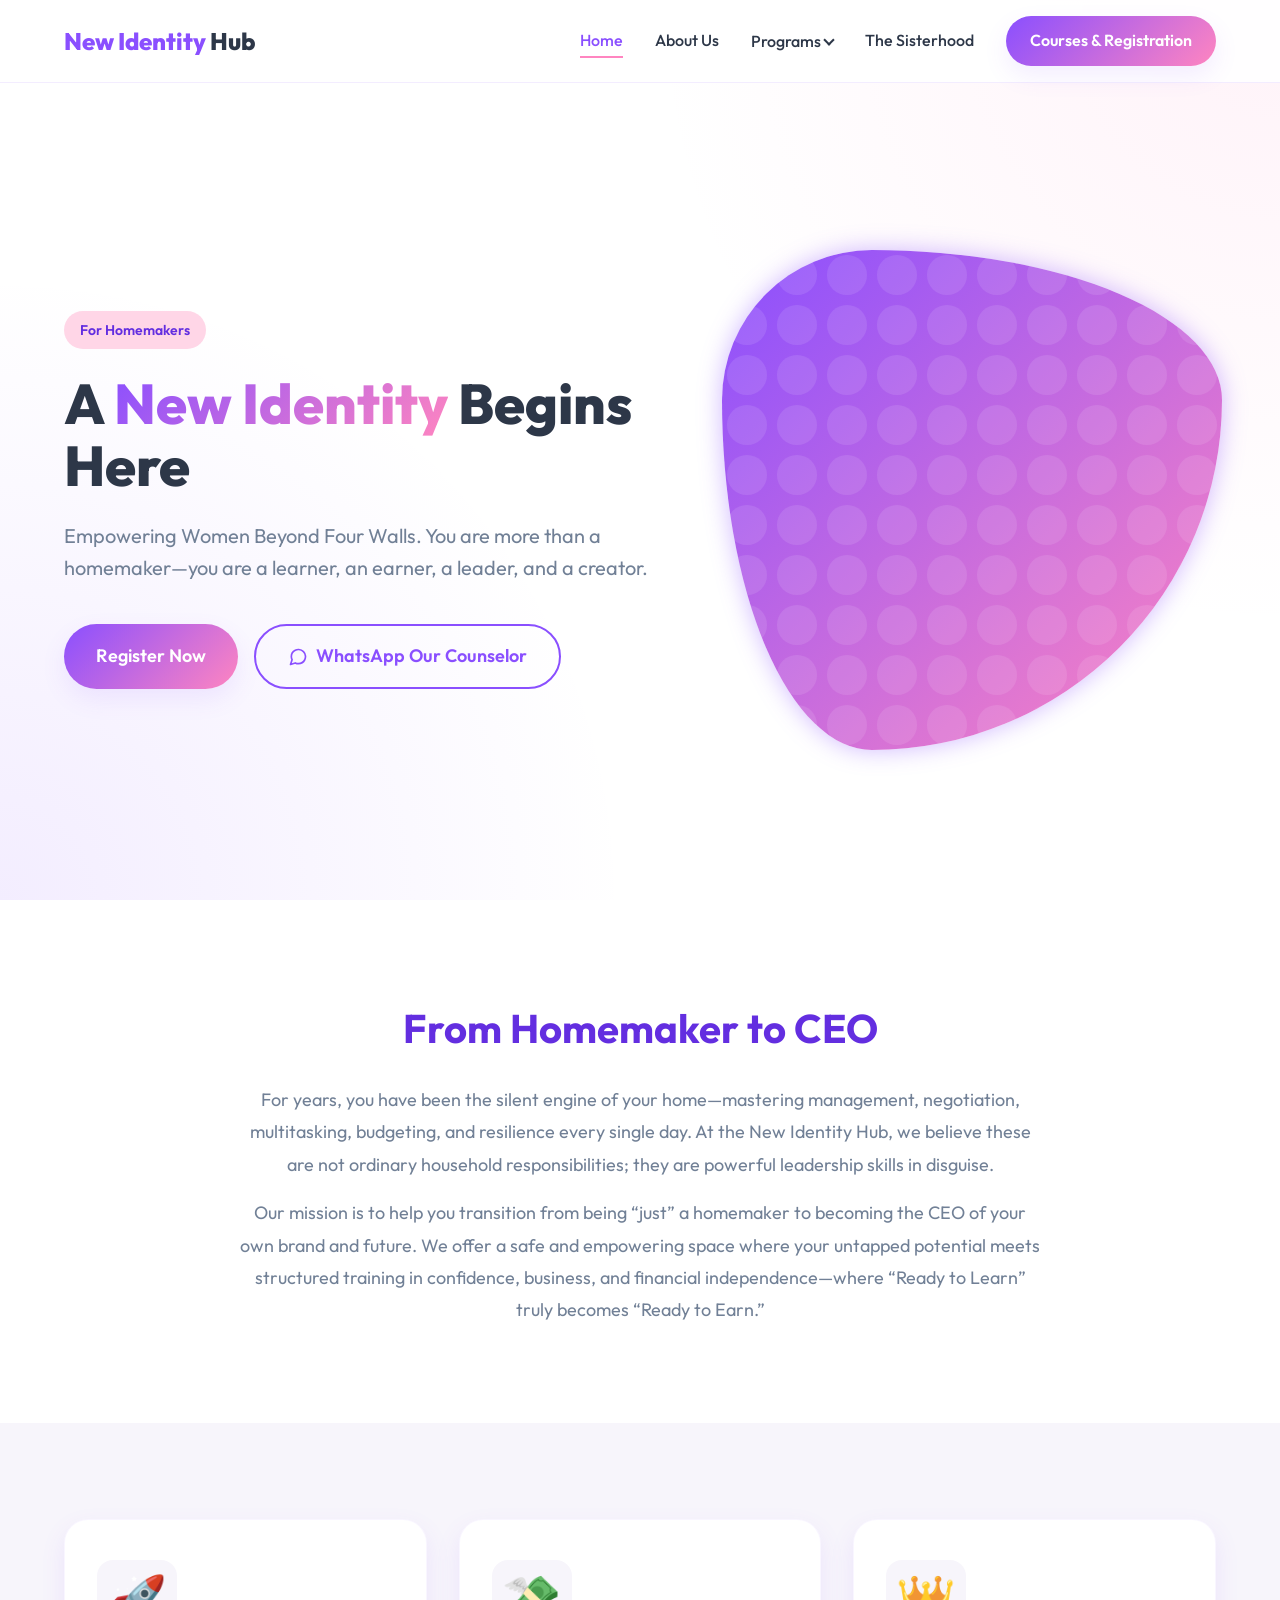
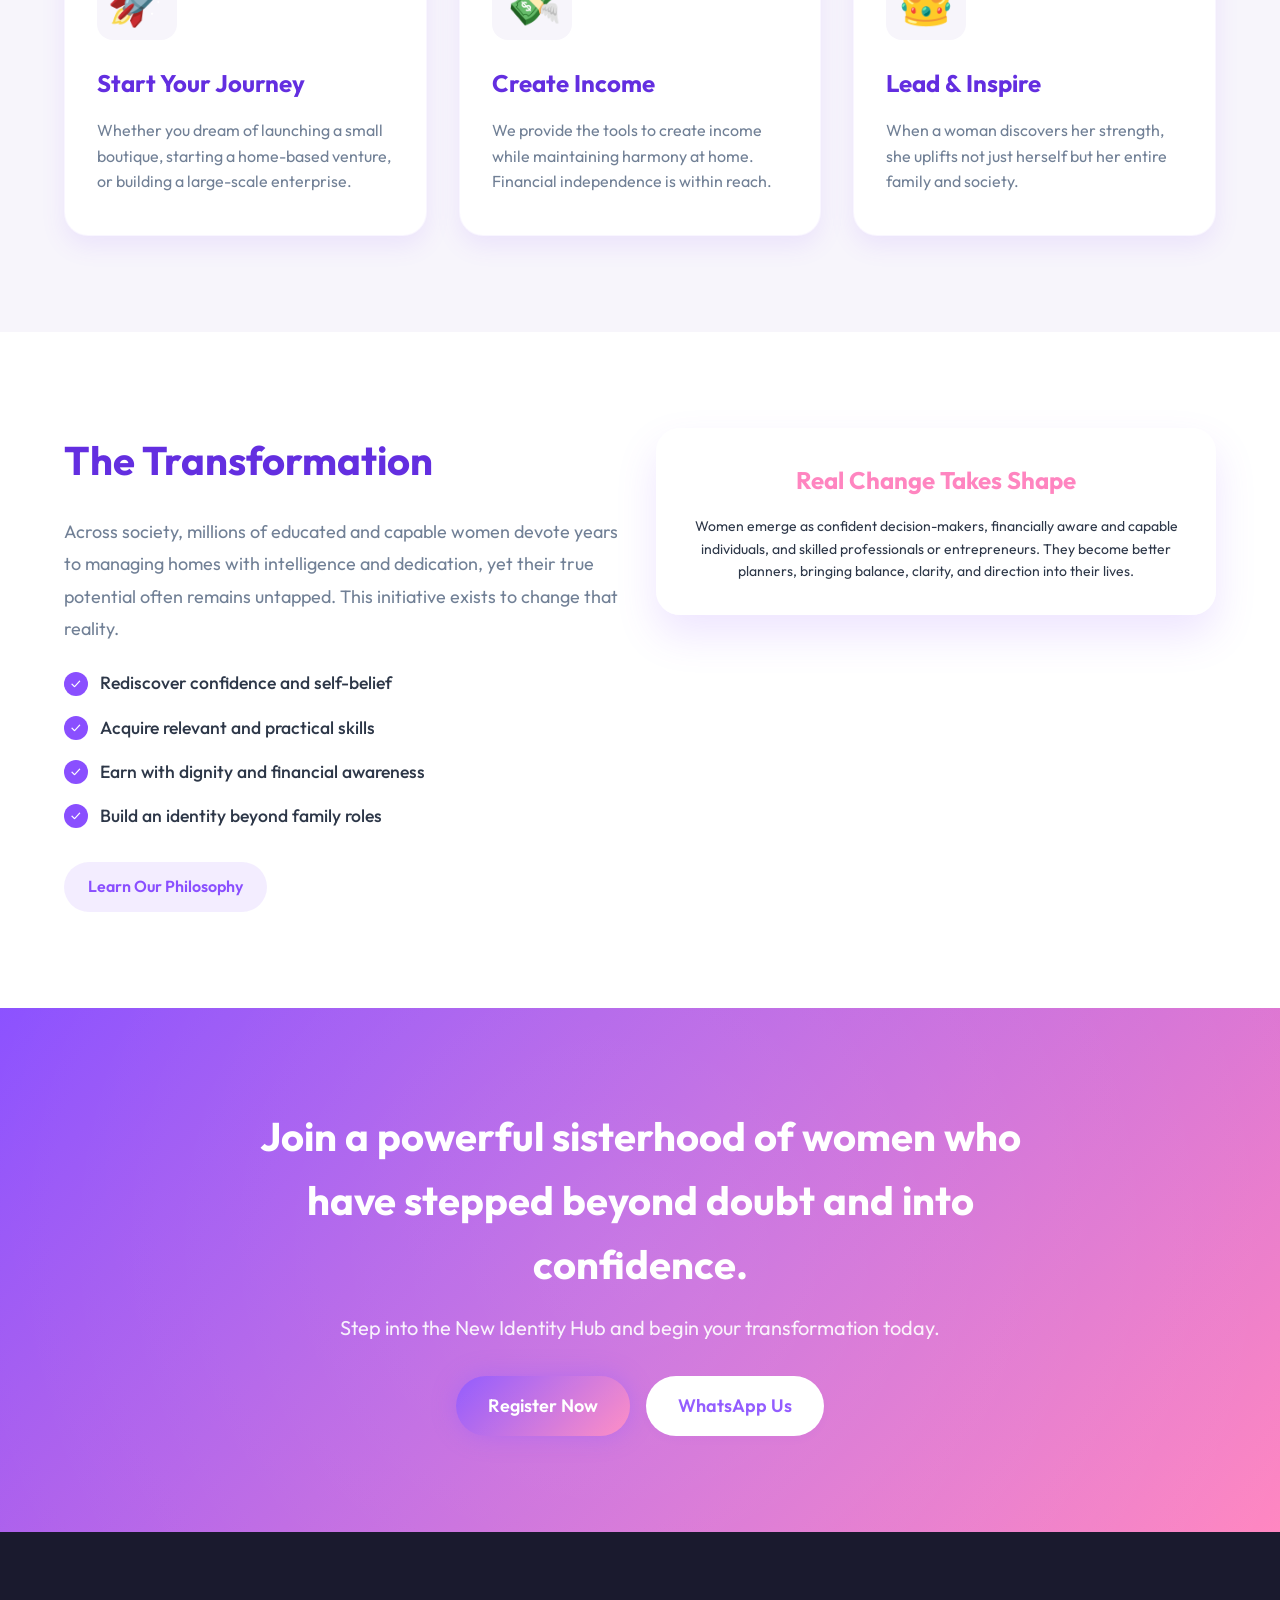
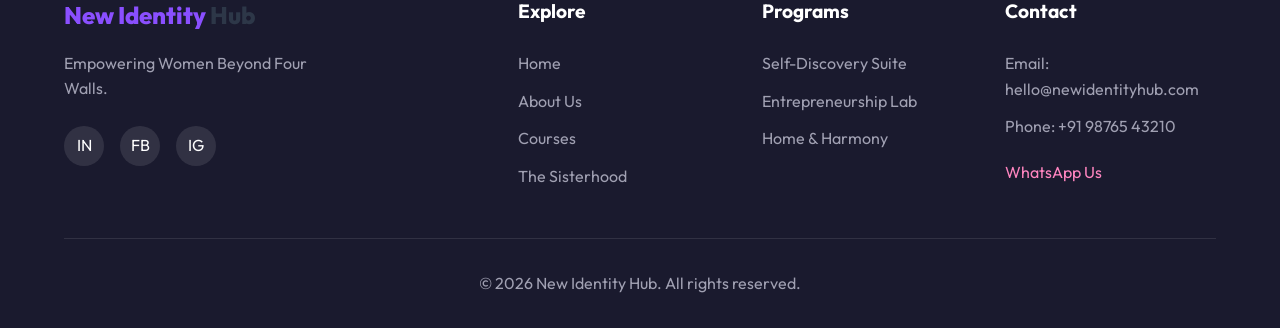
<file: index.html>
<!DOCTYPE html>
<html lang="en">
<head>
    <meta charset="UTF-8">
    <meta name="viewport" content="width=device-width, initial-scale=1.0">
    <title>New Identity Hub - Empowering Women Beyond Four Walls</title>
    <meta name="description" content="Empowering Women Beyond Four Walls. Transition from homemaker to CEO of your own brand and future.">
    <!-- Google Fonts -->
    <link rel="preconnect" href="https://fonts.googleapis.com">
    <link rel="preconnect" href="https://fonts.gstatic.com" crossorigin>
    <link href="https://fonts.googleapis.com/css2?family=Outfit:wght@300;400;500;600;700;800&display=swap" rel="stylesheet">
    <!-- Custom CSS -->
    <link rel="stylesheet" href="css/style.css">
</head>
<body>

    <!-- Sticky Navbar -->
    <header class="navbar" id="navbar">
        <div class="nav-container">
            <a href="index.html" class="logo">
                <span class="logo-accent">New Identity</span> Hub
            </a>
            <div class="menu-toggle" id="mobile-menu">
                <span class="bar"></span>
                <span class="bar"></span>
                <span class="bar"></span>
            </div>
            <nav class="nav-menu">
                <a href="index.html" class="nav-link active">Home</a>
                <a href="pages/about.html" class="nav-link">About Us</a>
                <div class="dropdown">
                    <button class="dropbtn">Programs <i class="chevron-down"></i></button>
                    <div class="dropdown-content">
                        <a href="pages/self-discovery.html">Self-Discovery Suite</a>
                        <a href="pages/entrepreneurship.html">Entrepreneurship Lab</a>
                        <a href="pages/home-harmony.html">Home & Harmony</a>
                    </div>
                </div>
                <a href="pages/sisterhood.html" class="nav-link">The Sisterhood</a>
                <a href="pages/courses.html" class="btn btn-primary nav-btn">Courses & Registration</a>
            </nav>
        </div>
    </header>

    <!-- Hero Section -->
    <section class="hero slide-up">
        <div class="hero-content">
            <div class="badge">For Homemakers</div>
            <h1 class="hero-title">A <span class="highlight">New Identity</span> Begins Here</h1>
            <p class="hero-subtitle">Empowering Women Beyond Four Walls. You are more than a homemaker—you are a learner, an earner, a leader, and a creator.</p>
            <div class="hero-actions">
                <a href="pages/courses.html" class="btn btn-primary btn-lg">Register Now</a>
                <a href="https://wa.me/something" class="btn btn-outline btn-lg"><svg viewBox="0 0 24 24" width="20" height="20" stroke="currentColor" stroke-width="2" fill="none" stroke-linecap="round" stroke-linejoin="round" class="whatsapp-icon"><path d="M21 11.5a8.38 8.38 0 0 1-.9 3.8 8.5 8.5 0 0 1-7.6 4.7 8.38 8.38 0 0 1-3.8-.9L3 21l1.9-5.7a8.38 8.38 0 0 1-.9-3.8 8.5 8.5 0 0 1 4.7-7.6 8.38 8.38 0 0 1 3.8-.9h.5a8.48 8.48 0 0 1 8 8v.5z"></path></svg> WhatsApp Our Counselor</a>
            </div>
        </div>
        <div class="hero-image-wrapper">
             <div class="hero-gfx"></div>
        </div>
    </section>

    <!-- Introduction Section -->
    <section class="intro section fade-in">
        <div class="container text-center">
            <h2 class="section-title">From Homemaker to CEO</h2>
            <p class="section-desc max-w-800 mx-auto">
                For years, you have been the silent engine of your home—mastering management, negotiation, multitasking, budgeting, and resilience every single day. At the New Identity Hub, we believe these are not ordinary household responsibilities; they are powerful leadership skills in disguise. 
            </p>
            <p class="section-desc max-w-800 mx-auto mt-4">
                Our mission is to help you transition from being “just” a homemaker to becoming the CEO of your own brand and future. We offer a safe and empowering space where your untapped potential meets structured training in confidence, business, and financial independence—where “Ready to Learn” truly becomes “Ready to Earn.”
            </p>
        </div>
    </section>

    <!-- Features Section -->
    <section class="features section bg-light fade-in">
        <div class="container">
            <div class="grid-3">
                <div class="feature-card hover-up">
                    <div class="card-icon">🚀</div>
                    <h3>Start Your Journey</h3>
                    <p>Whether you dream of launching a small boutique, starting a home-based venture, or building a large-scale enterprise.</p>
                </div>
                <div class="feature-card hover-up" style="animation-delay: 0.1s;">
                    <div class="card-icon">💸</div>
                    <h3>Create Income</h3>
                    <p>We provide the tools to create income while maintaining harmony at home. Financial independence is within reach.</p>
                </div>
                <div class="feature-card hover-up" style="animation-delay: 0.2s;">
                    <div class="card-icon">👑</div>
                    <h3>Lead & Inspire</h3>
                    <p>When a woman discovers her strength, she uplifts not just herself but her entire family and society.</p>
                </div>
            </div>
        </div>
    </section>

    <!-- Impact Section -->
    <section class="impact section fade-in">
        <div class="container flex-row">
            <div class="impact-content flex-1">
                <h2 class="section-title">The Transformation</h2>
                <p class="section-desc">
                    Across society, millions of educated and capable women devote years to managing homes with intelligence and dedication, yet their true potential often remains untapped. This initiative exists to change that reality.
                </p>
                <ul class="benefit-list">
                    <li><i class="check-icon">✓</i> Rediscover confidence and self-belief</li>
                    <li><i class="check-icon">✓</i> Acquire relevant and practical skills</li>
                    <li><i class="check-icon">✓</i> Earn with dignity and financial awareness</li>
                    <li><i class="check-icon">✓</i> Build an identity beyond family roles</li>
                </ul>
                <div class="mt-8">
                     <a href="pages/about.html" class="btn btn-secondary">Learn Our Philosophy</a>
                </div>
            </div>
            <div class="impact-image flex-1">
                <div class="glass-card p-8 text-center">
                    <h3 class="glass-title text-accent mb-4">Real Change Takes Shape</h3>
                    <p class="text-sm">Women emerge as confident decision-makers, financially aware and capable individuals, and skilled professionals or entrepreneurs. They become better planners, bringing balance, clarity, and direction into their lives.</p>
                </div>
            </div>
        </div>
    </section>

    <!-- CTA Section -->
    <section class="cta-section section text-center slide-up">
        <div class="container">
            <h2 class="cta-title">Join a powerful sisterhood of women who have stepped beyond doubt and into confidence.</h2>
            <p class="cta-subtitle">Step into the New Identity Hub and begin your transformation today.</p>
            <div class="mt-8 flex-center gap-4">
                <a href="pages/courses.html" class="btn btn-primary btn-lg shadow-glow">Register Now</a>
                <a href="https://wa.me/something" class="btn btn-white btn-lg text-primary">WhatsApp Us</a>
            </div>
        </div>
    </section>

    <!-- Footer -->
    <footer class="footer">
        <div class="container">
            <div class="footer-grid">
                <div class="footer-col brand-col">
                    <a href="index.html" class="logo text-white">
                        <span class="logo-accent text-white">New Identity</span> Hub
                    </a>
                    <p class="footer-tagline">Empowering Women Beyond Four Walls.</p>
                    <div class="social-links">
                        <a href="#" class="social-icon">IN</a>
                        <a href="#" class="social-icon">FB</a>
                        <a href="#" class="social-icon">IG</a>
                    </div>
                </div>
                <div class="footer-col">
                    <h4 class="footer-heading">Explore</h4>
                    <ul class="footer-links">
                        <li><a href="index.html">Home</a></li>
                        <li><a href="pages/about.html">About Us</a></li>
                        <li><a href="pages/courses.html">Courses</a></li>
                        <li><a href="pages/sisterhood.html">The Sisterhood</a></li>
                    </ul>
                </div>
                <div class="footer-col">
                    <h4 class="footer-heading">Programs</h4>
                    <ul class="footer-links">
                        <li><a href="pages/self-discovery.html">Self-Discovery Suite</a></li>
                        <li><a href="pages/entrepreneurship.html">Entrepreneurship Lab</a></li>
                        <li><a href="pages/home-harmony.html">Home & Harmony</a></li>
                    </ul>
                </div>
                <div class="footer-col">
                    <h4 class="footer-heading">Contact</h4>
                    <ul class="footer-links">
                        <li>Email: hello@newidentityhub.com</li>
                        <li>Phone: +91 98765 43210</li>
                        <li><a href="#" class="text-accent hover-white mt-2 inline-block">WhatsApp Us</a></li>
                    </ul>
                </div>
            </div>
            <div class="footer-bottom">
                <p>&copy; 2026 New Identity Hub. All rights reserved.</p>
            </div>
        </div>
    </footer>

    <script src="js/main.js"></script>
</body>
</html>
</file>
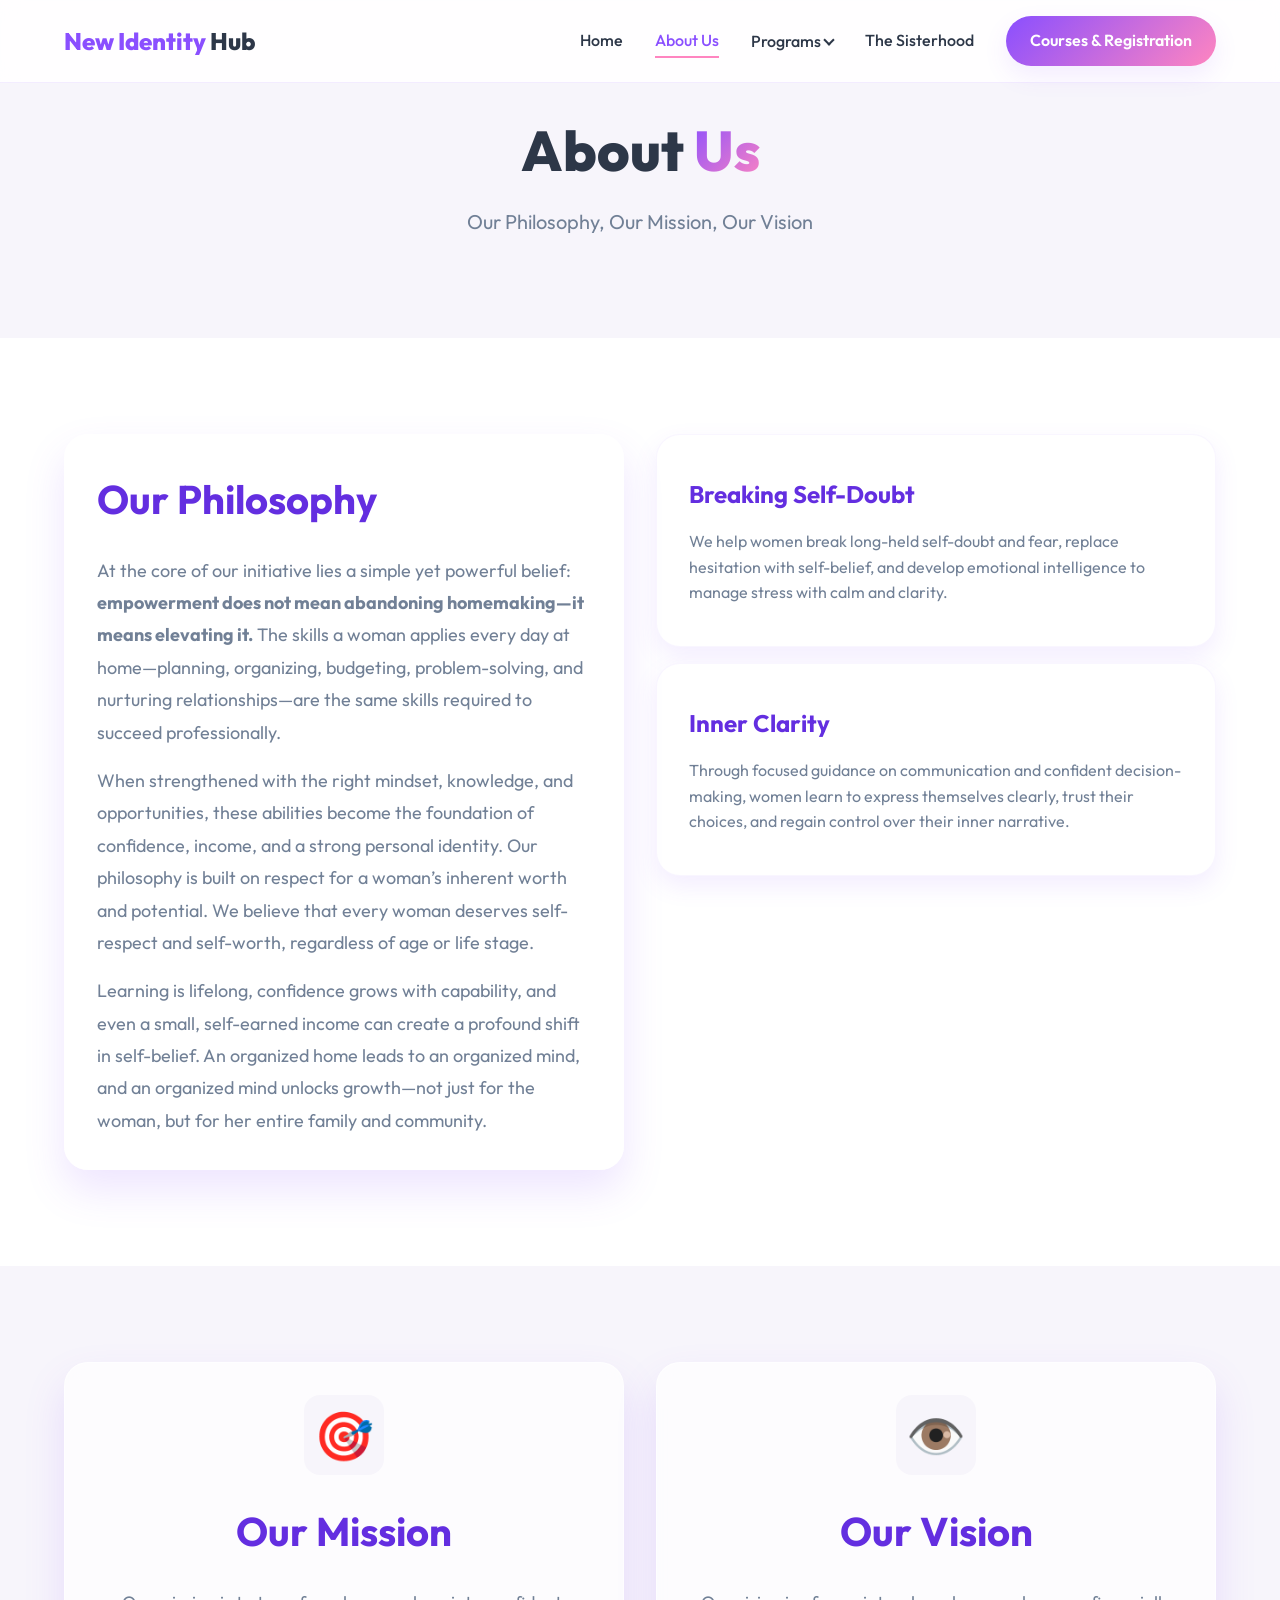
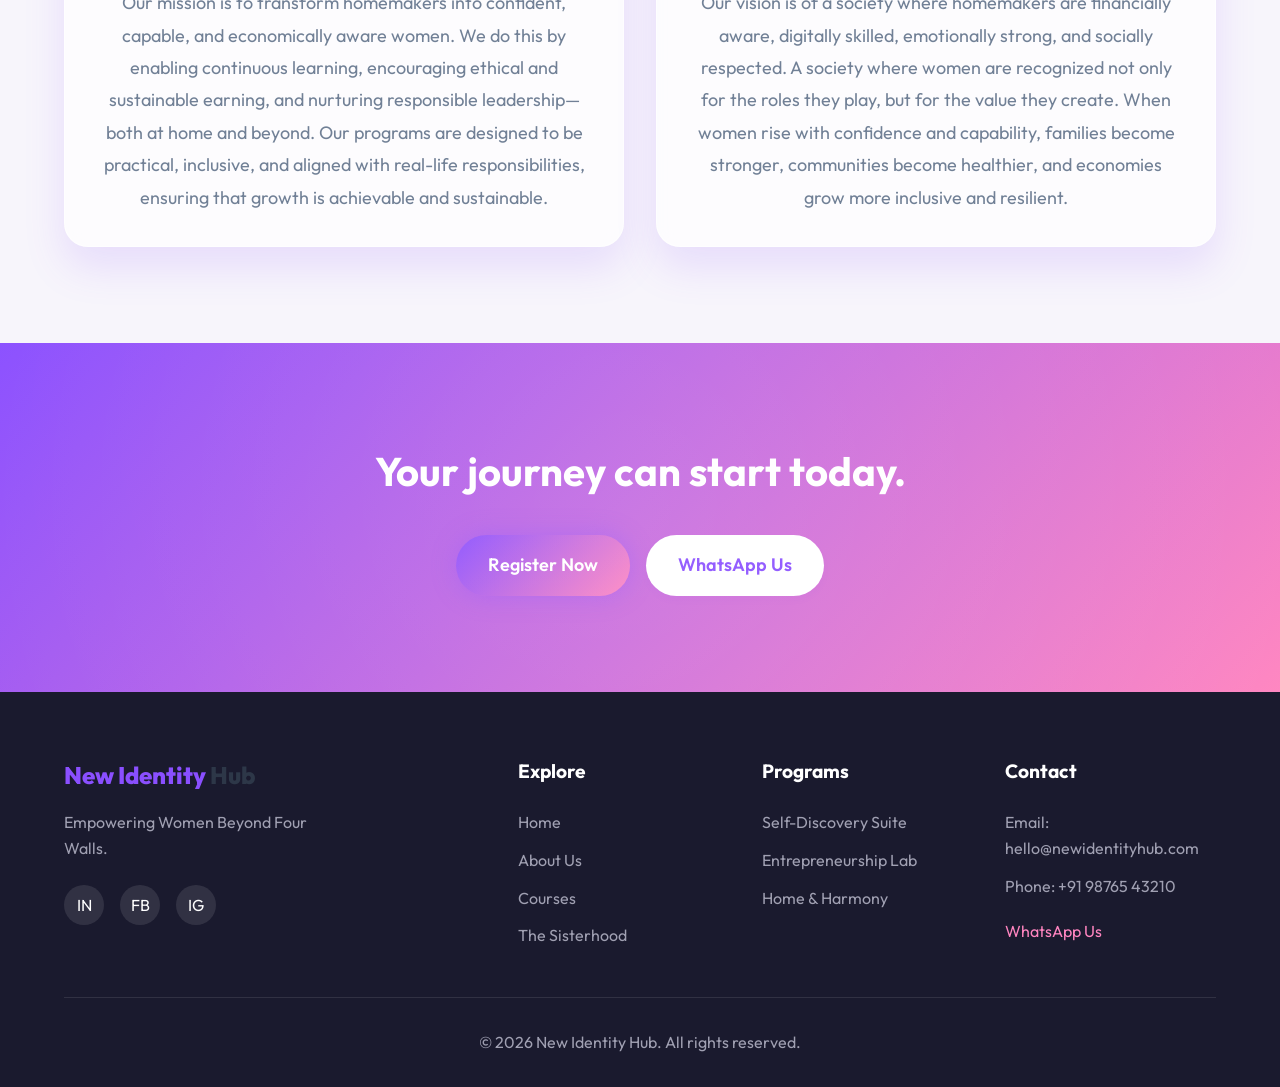
<file: pages/about.html>
<!DOCTYPE html>
<html lang="en">

<head>
    <meta charset="UTF-8">
    <meta name="viewport" content="width=device-width, initial-scale=1.0">
    <title>About Us - New Identity Hub</title>
    <meta name="description" content="Our Philosophy, Mission, and Vision at the New Identity Hub.">
    <!-- Google Fonts -->
    <link rel="preconnect" href="https://fonts.googleapis.com">
    <link rel="preconnect" href="https://fonts.gstatic.com" crossorigin>
    <link href="https://fonts.googleapis.com/css2?family=Outfit:wght@300;400;500;600;700;800&display=swap"
        rel="stylesheet">
    <!-- Custom CSS -->
    <link rel="stylesheet" href="../css/style.css">
</head>

<body>

    <!-- Sticky Navbar -->
    <header class="navbar" id="navbar">
        <div class="nav-container">
            <a href="../index.html" class="logo">
                <span class="logo-accent">New Identity</span> Hub
            </a>
            <div class="menu-toggle" id="mobile-menu">
                <span class="bar"></span>
                <span class="bar"></span>
                <span class="bar"></span>
            </div>
            <nav class="nav-menu">
                <a href="../index.html" class="nav-link">Home</a>
                <a href="about.html" class="nav-link active">About Us</a>
                <div class="dropdown">
                    <button class="dropbtn">Programs <i class="chevron-down"></i></button>
                    <div class="dropdown-content">
                        <a href="self-discovery.html">Self-Discovery Suite</a>
                        <a href="entrepreneurship.html">Entrepreneurship Lab</a>
                        <a href="home-harmony.html">Home & Harmony</a>
                    </div>
                </div>
                <a href="sisterhood.html" class="nav-link">The Sisterhood</a>
                <a href="courses.html" class="btn btn-primary nav-btn">Courses & Registration</a>
            </nav>
        </div>
    </header>

    <!-- Page Header -->
    <section class="page-header slide-up"
        style="padding: 120px 0 60px; background: var(--bg-light); text-align: center;">
        <div class="container">
            <h1 class="hero-title">About <span class="highlight">Us</span></h1>
            <p class="hero-subtitle">Our Philosophy, Our Mission, Our Vision</p>
        </div>
    </section>

    <!-- Philosophy Section -->
    <section class="philosophy section fade-in">
        <div class="container flex-row">
            <div class="flex-1">
                <div class="glass-card p-8">
                    <h2 class="section-title">Our Philosophy</h2>
                    <p class="section-desc mb-4">
                        At the core of our initiative lies a simple yet powerful belief: <strong>empowerment does not
                            mean abandoning homemaking—it means elevating it.</strong> The skills a woman applies every
                        day at home—planning, organizing, budgeting, problem-solving, and nurturing relationships—are
                        the same skills required to succeed professionally.
                    </p>
                    <p class="section-desc mb-4">
                        When strengthened with the right mindset, knowledge, and opportunities, these abilities become
                        the foundation of confidence, income, and a strong personal identity. Our philosophy is built on
                        respect for a woman’s inherent worth and potential. We believe that every woman deserves
                        self-respect and self-worth, regardless of age or life stage.
                    </p>
                    <p class="section-desc">
                        Learning is lifelong, confidence grows with capability, and even a small, self-earned income can
                        create a profound shift in self-belief. An organized home leads to an organized mind, and an
                        organized mind unlocks growth—not just for the woman, but for her entire family and community.
                    </p>
                </div>
            </div>
            <div class="flex-1">
                <div class="feature-card hover-up mb-4">
                    <h3>Breaking Self-Doubt</h3>
                    <p>We help women break long-held self-doubt and fear, replace hesitation with self-belief, and
                        develop emotional intelligence to manage stress with calm and clarity.</p>
                </div>
                <div class="feature-card hover-up">
                    <h3>Inner Clarity</h3>
                    <p>Through focused guidance on communication and confident decision-making, women learn to express
                        themselves clearly, trust their choices, and regain control over their inner narrative.</p>
                </div>
            </div>
        </div>
    </section>

    <!-- Mission & Vision Section -->
    <section class="mission-vision section bg-light fade-in">
        <div class="container grid-3">
            <div class="glass-card p-8 text-center hover-up" style="grid-column: span 1.5;">
                <div class="card-icon mx-auto">🎯</div>
                <h3 class="section-title text-center text-primary-dark">Our Mission</h3>
                <p class="section-desc">
                    Our mission is to transform homemakers into confident, capable, and economically aware women. We do
                    this by enabling continuous learning, encouraging ethical and sustainable earning, and nurturing
                    responsible leadership—both at home and beyond. Our programs are designed to be practical,
                    inclusive, and aligned with real-life responsibilities, ensuring that growth is achievable and
                    sustainable.
                </p>
            </div>
            <div class="glass-card p-8 text-center hover-up" style="animation-delay: 0.2s; grid-column: span 1.5;">
                <div class="card-icon mx-auto">👁️</div>
                <h3 class="section-title text-center text-primary-dark">Our Vision</h3>
                <p class="section-desc">
                    Our vision is of a society where homemakers are financially aware, digitally skilled, emotionally
                    strong, and socially respected. A society where women are recognized not only for the roles they
                    play, but for the value they create. When women rise with confidence and capability, families become
                    stronger, communities become healthier, and economies grow more inclusive and resilient.
                </p>
            </div>
        </div>
    </section>

    <!-- CTA Section -->
    <section class="cta-section section text-center slide-up">
        <div class="container">
            <h2 class="cta-title">Your journey can start today.</h2>
            <div class="mt-8 flex-center gap-4">
                <a href="courses.html" class="btn btn-primary btn-lg shadow-glow">Register Now</a>
                <a href="https://wa.me/something" class="btn btn-white btn-lg text-primary">WhatsApp Us</a>
            </div>
        </div>
    </section>

    <!-- Footer -->
    <footer class="footer">
        <div class="container">
            <div class="footer-grid">
                <div class="footer-col brand-col">
                    <a href="../index.html" class="logo text-white">
                        <span class="logo-accent text-white">New Identity</span> Hub
                    </a>
                    <p class="footer-tagline">Empowering Women Beyond Four Walls.</p>
                    <div class="social-links">
                        <a href="#" class="social-icon">IN</a>
                        <a href="#" class="social-icon">FB</a>
                        <a href="#" class="social-icon">IG</a>
                    </div>
                </div>
                <div class="footer-col">
                    <h4 class="footer-heading">Explore</h4>
                    <ul class="footer-links">
                        <li><a href="../index.html">Home</a></li>
                        <li><a href="about.html">About Us</a></li>
                        <li><a href="courses.html">Courses</a></li>
                        <li><a href="sisterhood.html">The Sisterhood</a></li>
                    </ul>
                </div>
                <div class="footer-col">
                    <h4 class="footer-heading">Programs</h4>
                    <ul class="footer-links">
                        <li><a href="self-discovery.html">Self-Discovery Suite</a></li>
                        <li><a href="entrepreneurship.html">Entrepreneurship Lab</a></li>
                        <li><a href="home-harmony.html">Home & Harmony</a></li>
                    </ul>
                </div>
                <div class="footer-col">
                    <h4 class="footer-heading">Contact</h4>
                    <ul class="footer-links">
                        <li>Email: hello@newidentityhub.com</li>
                        <li>Phone: +91 98765 43210</li>
                        <li><a href="#" class="text-accent hover-white mt-2 inline-block">WhatsApp Us</a></li>
                    </ul>
                </div>
            </div>
            <div class="footer-bottom">
                <p>&copy; 2026 New Identity Hub. All rights reserved.</p>
            </div>
        </div>
    </footer>

    <script src="../js/main.js"></script>
</body>

</html>
</file>
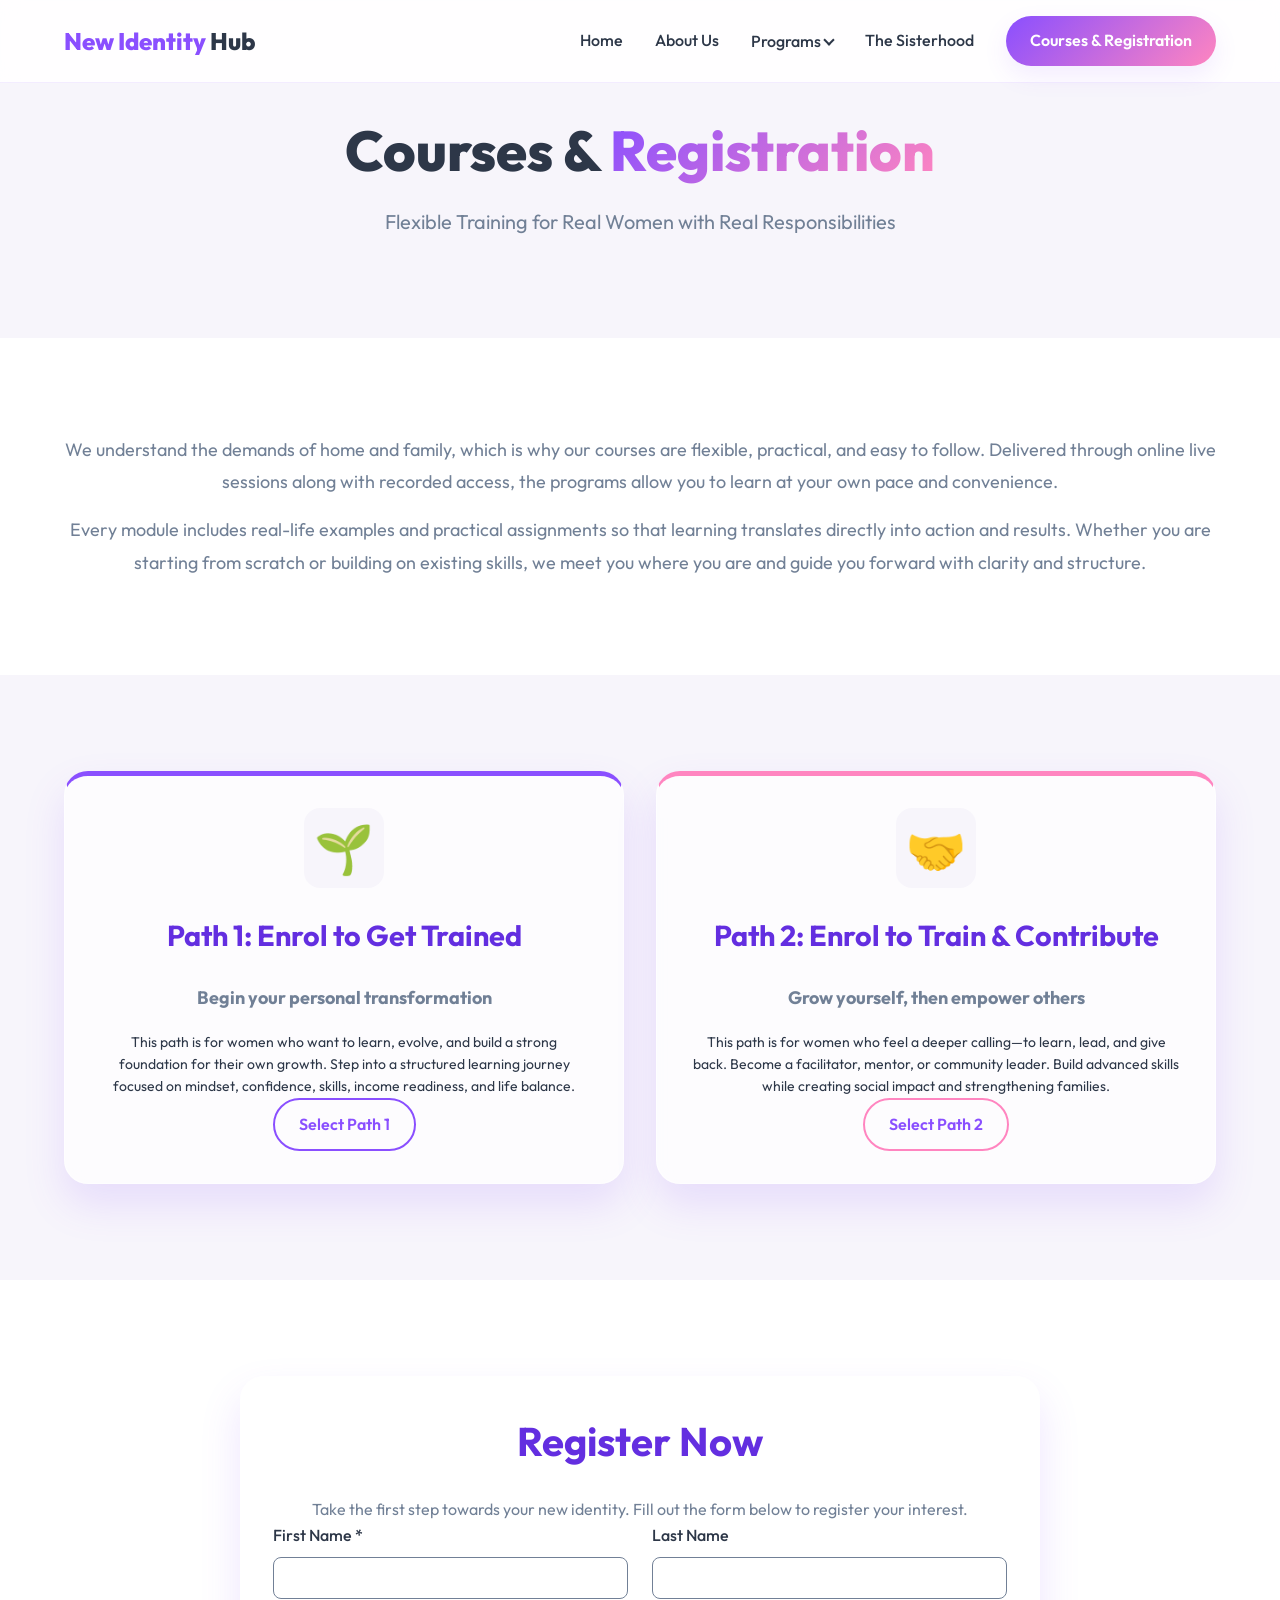
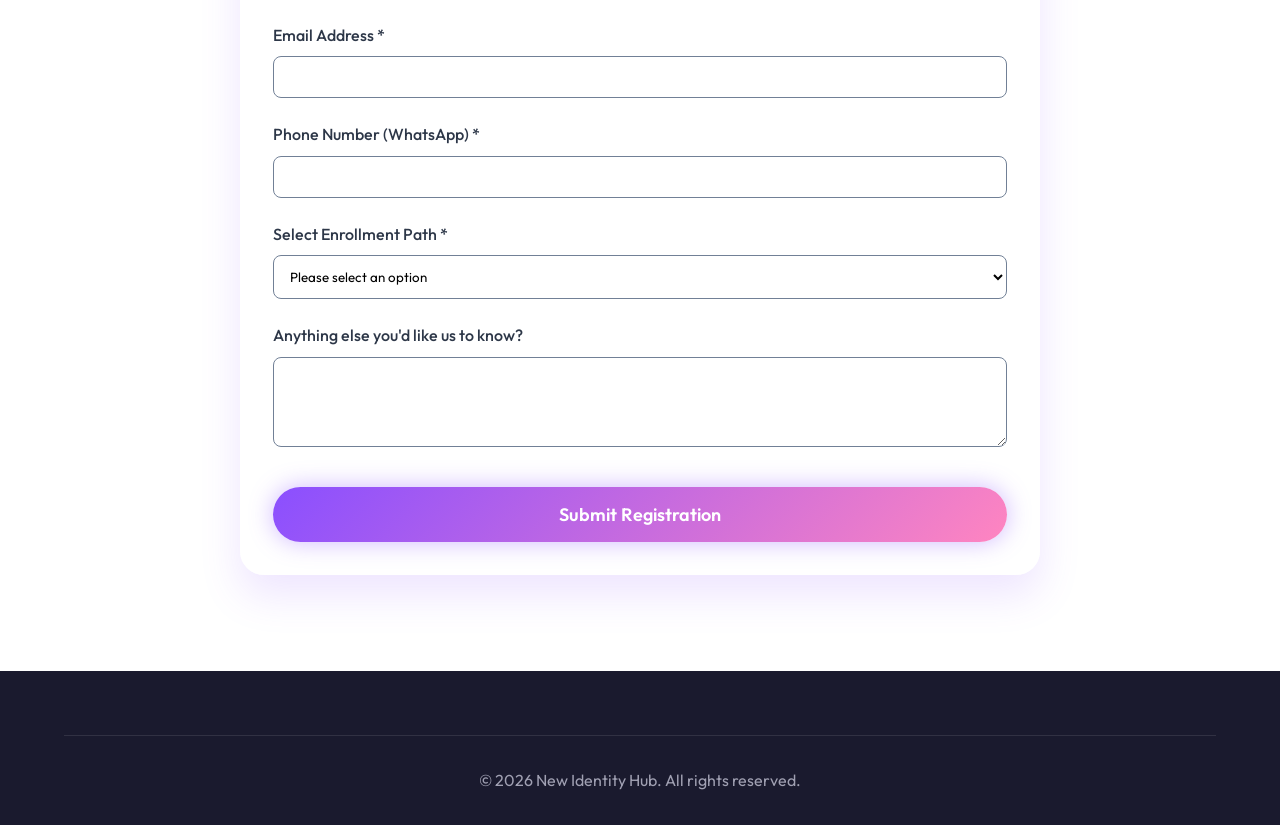
<file: pages/courses.html>
<!DOCTYPE html>
<html lang="en">

<head>
    <meta charset="UTF-8">
    <meta name="viewport" content="width=device-width, initial-scale=1.0">
    <title>Courses & Registration - New Identity Hub</title>
    <meta name="description"
        content="Flexible, practical courses for your personal transformation at the New Identity Hub.">
    <!-- Google Fonts -->
    <link rel="preconnect" href="https://fonts.googleapis.com">
    <link rel="preconnect" href="https://fonts.gstatic.com" crossorigin>
    <link href="https://fonts.googleapis.com/css2?family=Outfit:wght@300;400;500;600;700;800&display=swap"
        rel="stylesheet">
    <!-- Custom CSS -->
    <link rel="stylesheet" href="../css/style.css">
</head>

<body>

    <!-- Sticky Navbar -->
    <header class="navbar" id="navbar">
        <div class="nav-container">
            <a href="../index.html" class="logo">
                <span class="logo-accent">New Identity</span> Hub
            </a>
            <div class="menu-toggle" id="mobile-menu">
                <span class="bar"></span>
                <span class="bar"></span>
                <span class="bar"></span>
            </div>
            <nav class="nav-menu">
                <a href="../index.html" class="nav-link">Home</a>
                <a href="about.html" class="nav-link">About Us</a>
                <div class="dropdown">
                    <button class="dropbtn">Programs <i class="chevron-down"></i></button>
                    <div class="dropdown-content">
                        <a href="self-discovery.html">Self-Discovery Suite</a>
                        <a href="entrepreneurship.html">Entrepreneurship Lab</a>
                        <a href="home-harmony.html">Home & Harmony</a>
                    </div>
                </div>
                <a href="sisterhood.html" class="nav-link">The Sisterhood</a>
                <a href="courses.html" class="btn btn-primary nav-btn active">Courses & Registration</a>
            </nav>
        </div>
    </header>

    <!-- Page Header -->
    <section class="page-header slide-up"
        style="padding: 120px 0 60px; background: var(--bg-light); text-align: center;">
        <div class="container">
            <h1 class="hero-title">Courses & <span class="highlight">Registration</span></h1>
            <p class="hero-subtitle">Flexible Training for Real Women with Real Responsibilities</p>
        </div>
    </section>

    <!-- Detail Section -->
    <section class="detail-section section fade-in">
        <div class="container text-center max-w-800 mx-auto">
            <p class="section-desc mb-4">
                We understand the demands of home and family, which is why our courses are flexible, practical, and easy
                to follow. Delivered through online live sessions along with recorded access, the programs allow you to
                learn at your own pace and convenience.
            </p>
            <p class="section-desc">
                Every module includes real-life examples and practical assignments so that learning translates directly
                into action and results. Whether you are starting from scratch or building on existing skills, we meet
                you where you are and guide you forward with clarity and structure.
            </p>
        </div>
    </section>

    <!-- Paths Section -->
    <section class="paths section bg-light fade-in">
        <div class="container">
            <div class="grid-3" style="grid-template-columns: repeat(2, 1fr);">
                <div class="glass-card hover-up p-8 text-center" style="border-top: 5px solid var(--primary);">
                    <div class="card-icon mx-auto">🌱</div>
                    <h3 class="section-title text-primary-dark" style="font-size: 1.8rem;">Path 1: Enrol to Get Trained
                    </h3>
                    <p class="section-desc mb-4"><strong>Begin your personal transformation</strong></p>
                    <p class="text-sm text-left mb-6">
                        This path is for women who want to learn, evolve, and build a strong foundation for their own
                        growth. Step into a structured learning journey focused on mindset, confidence, skills, income
                        readiness, and life balance.
                    </p>
                    <a href="#register-form" class="btn btn-outline w-full justify-center">Select Path 1</a>
                </div>
                <div class="glass-card hover-up p-8 text-center"
                    style="border-top: 5px solid var(--accent); animation-delay: 0.2s;">
                    <div class="card-icon mx-auto">🤝</div>
                    <h3 class="section-title text-primary-dark" style="font-size: 1.8rem;">Path 2: Enrol to Train &
                        Contribute</h3>
                    <p class="section-desc mb-4"><strong>Grow yourself, then empower others</strong></p>
                    <p class="text-sm text-left mb-6">
                        This path is for women who feel a deeper calling—to learn, lead, and give back. Become a
                        facilitator, mentor, or community leader. Build advanced skills while creating social impact and
                        strengthening families.
                    </p>
                    <a href="#register-form" class="btn btn-outline w-full justify-center text-accent"
                        style="border-color: var(--accent);">Select Path 2</a>
                </div>
            </div>
        </div>
    </section>

    <!-- Registration Form Section -->
    <section class="registration section slide-up" id="register-form">
        <div class="container">
            <div class="glass-card p-8 max-w-800 mx-auto">
                <h2 class="section-title text-center">Register Now</h2>
                <p class="text-center text-muted mb-8">Take the first step towards your new identity. Fill out the form
                    below to register your interest.</p>

                <form action="#" method="POST" class="form-grid">
                    <div style="display: grid; grid-template-columns: 1fr 1fr; gap: 1.5rem; margin-bottom: 1.5rem;">
                        <div class="form-group">
                            <label for="firstName"
                                style="display: block; margin-bottom: 0.5rem; font-weight: 500;">First Name *</label>
                            <input type="text" id="firstName" name="firstName" required
                                style="width: 100%; padding: 0.75rem; border: 1px solid var(--text-muted); border-radius: var(--radius-sm); font-family: inherit;">
                        </div>
                        <div class="form-group">
                            <label for="lastName" style="display: block; margin-bottom: 0.5rem; font-weight: 500;">Last
                                Name</label>
                            <input type="text" id="lastName" name="lastName"
                                style="width: 100%; padding: 0.75rem; border: 1px solid var(--text-muted); border-radius: var(--radius-sm); font-family: inherit;">
                        </div>
                    </div>
                    <div class="form-group" style="margin-bottom: 1.5rem;">
                        <label for="email" style="display: block; margin-bottom: 0.5rem; font-weight: 500;">Email
                            Address *</label>
                        <input type="email" id="email" name="email" required
                            style="width: 100%; padding: 0.75rem; border: 1px solid var(--text-muted); border-radius: var(--radius-sm); font-family: inherit;">
                    </div>
                    <div class="form-group" style="margin-bottom: 1.5rem;">
                        <label for="phone" style="display: block; margin-bottom: 0.5rem; font-weight: 500;">Phone Number
                            (WhatsApp) *</label>
                        <input type="tel" id="phone" name="phone" required
                            style="width: 100%; padding: 0.75rem; border: 1px solid var(--text-muted); border-radius: var(--radius-sm); font-family: inherit;">
                    </div>
                    <div class="form-group" style="margin-bottom: 1.5rem;">
                        <label for="path" style="display: block; margin-bottom: 0.5rem; font-weight: 500;">Select
                            Enrollment Path *</label>
                        <select id="path" name="path" required
                            style="width: 100%; padding: 0.75rem; border: 1px solid var(--text-muted); border-radius: var(--radius-sm); font-family: inherit; background: var(--white);">
                            <option value="" disabled selected>Please select an option</option>
                            <option value="path1">Path 1: Enrol to Get Trained</option>
                            <option value="path2">Path 2: Enrol to Train & Contribute</option>
                        </select>
                    </div>
                    <div class="form-group" style="margin-bottom: 2rem;">
                        <label for="message" style="display: block; margin-bottom: 0.5rem; font-weight: 500;">Anything
                            else you'd like us to know?</label>
                        <textarea id="message" name="message" rows="4"
                            style="width: 100%; padding: 0.75rem; border: 1px solid var(--text-muted); border-radius: var(--radius-sm); font-family: inherit; resize: vertical;"></textarea>
                    </div>
                    <div class="text-center">
                        <button type="submit" class="btn btn-primary btn-lg shadow-glow w-full"
                            style="width: 100%;">Submit Registration</button>
                    </div>
                </form>
            </div>
        </div>
    </section>

    <!-- Footer -->
    <footer class="footer">
        <div class="container">
            <!-- Footer Content -->
            <div class="footer-bottom">
                <p>&copy; 2026 New Identity Hub. All rights reserved.</p>
            </div>
        </div>
    </footer>

    <script src="../js/main.js"></script>
</body>

</html>
</file>
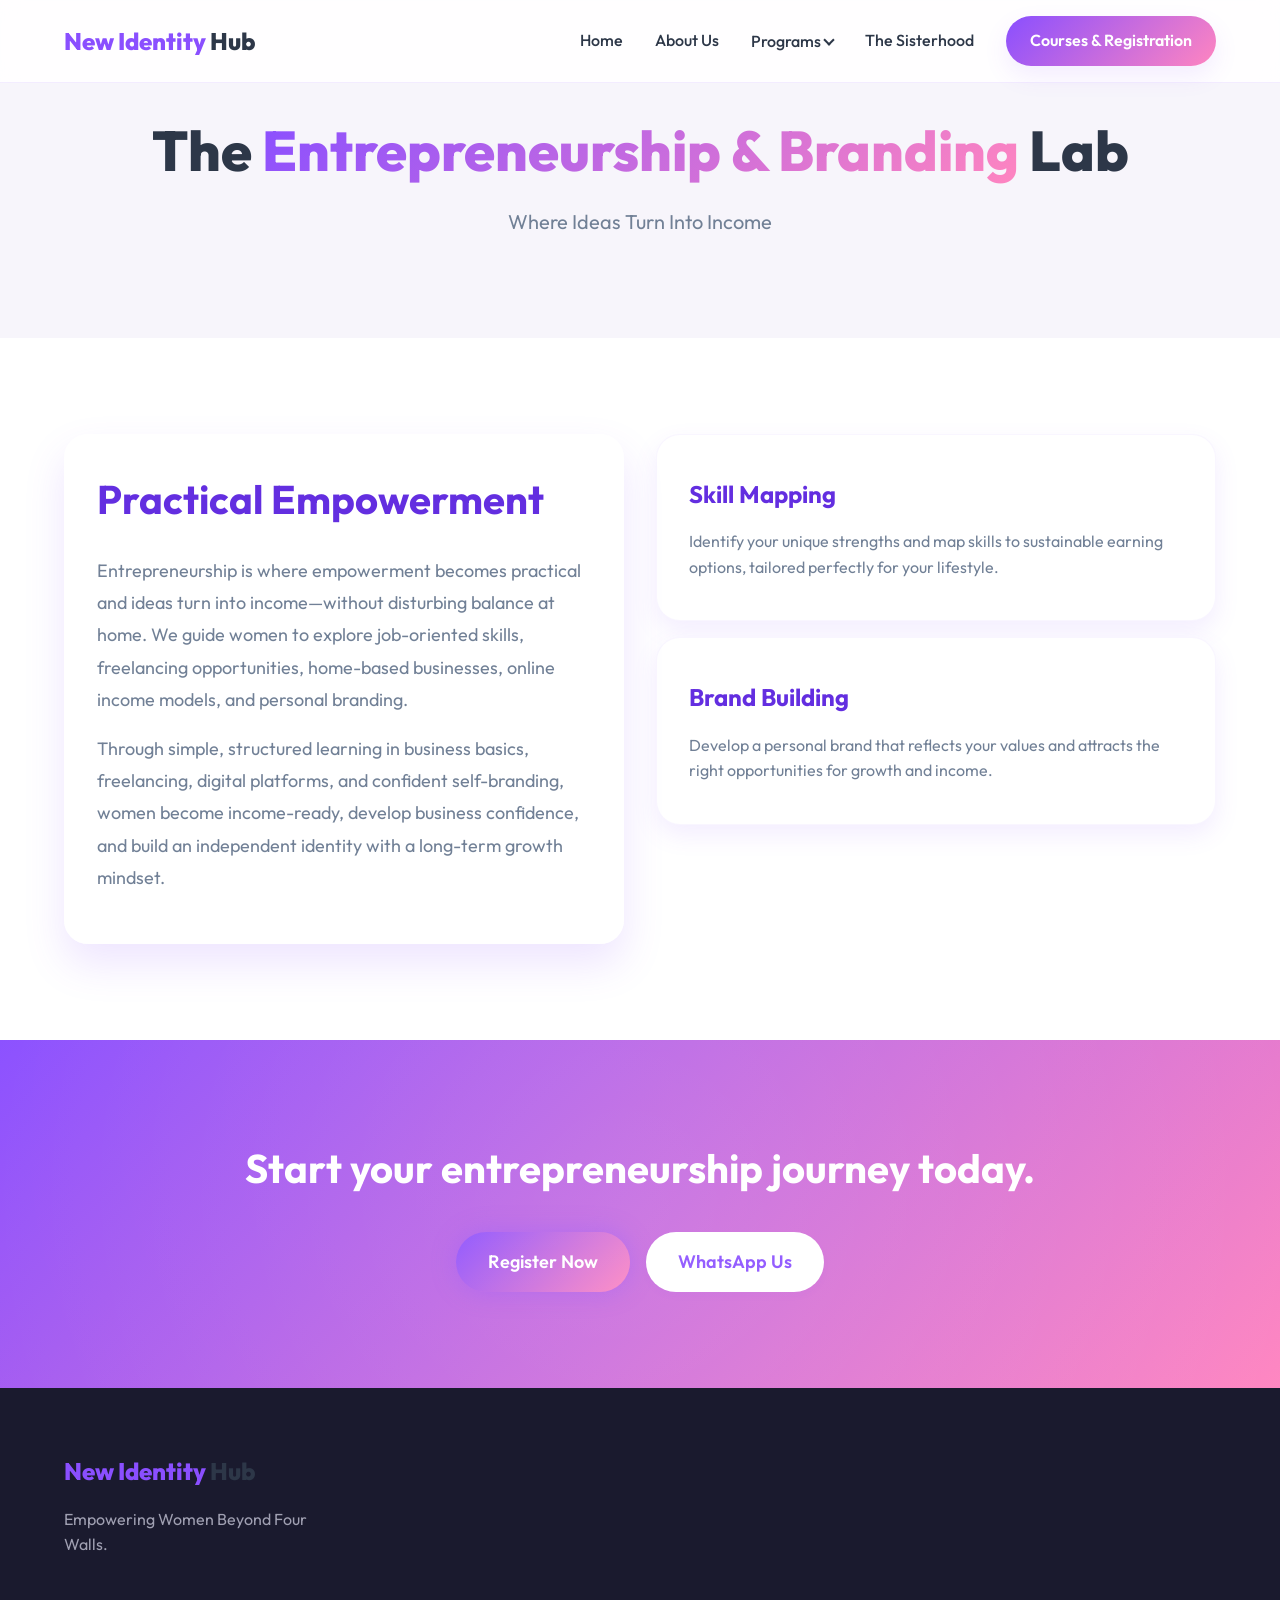
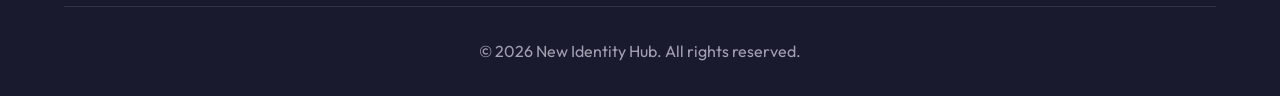
<file: pages/entrepreneurship.html>
<!DOCTYPE html>
<html lang="en">

<head>
    <meta charset="UTF-8">
    <meta name="viewport" content="width=device-width, initial-scale=1.0">
    <title>Entrepreneurship & Branding Lab - New Identity Hub</title>
    <meta name="description" content="Turn ideas into income at the Entrepreneurship & Branding Lab.">
    <!-- Google Fonts -->
    <link rel="preconnect" href="https://fonts.googleapis.com">
    <link rel="preconnect" href="https://fonts.gstatic.com" crossorigin>
    <link href="https://fonts.googleapis.com/css2?family=Outfit:wght@300;400;500;600;700;800&display=swap"
        rel="stylesheet">
    <!-- Custom CSS -->
    <link rel="stylesheet" href="../css/style.css">
</head>

<body>

    <!-- Sticky Navbar -->
    <header class="navbar" id="navbar">
        <div class="nav-container">
            <a href="../index.html" class="logo">
                <span class="logo-accent">New Identity</span> Hub
            </a>
            <div class="menu-toggle" id="mobile-menu">
                <span class="bar"></span>
                <span class="bar"></span>
                <span class="bar"></span>
            </div>
            <nav class="nav-menu">
                <a href="../index.html" class="nav-link">Home</a>
                <a href="about.html" class="nav-link">About Us</a>
                <div class="dropdown">
                    <button class="dropbtn">Programs <i class="chevron-down"></i></button>
                    <div class="dropdown-content">
                        <a href="self-discovery.html">Self-Discovery Suite</a>
                        <a href="entrepreneurship.html" class="active" style="color: var(--primary);">Entrepreneurship
                            Lab</a>
                        <a href="home-harmony.html">Home & Harmony</a>
                    </div>
                </div>
                <a href="sisterhood.html" class="nav-link">The Sisterhood</a>
                <a href="courses.html" class="btn btn-primary nav-btn">Courses & Registration</a>
            </nav>
        </div>
    </header>

    <!-- Page Header -->
    <section class="page-header slide-up"
        style="padding: 120px 0 60px; background: var(--bg-light); text-align: center;">
        <div class="container">
            <h1 class="hero-title">The <span class="highlight">Entrepreneurship & Branding</span> Lab</h1>
            <p class="hero-subtitle">Where Ideas Turn Into Income</p>
        </div>
    </section>

    <!-- Detail Section -->
    <section class="detail-section section fade-in">
        <div class="container flex-row">
            <div class="flex-1">
                <div class="glass-card p-8">
                    <h2 class="section-title">Practical Empowerment</h2>
                    <p class="section-desc mb-4">
                        Entrepreneurship is where empowerment becomes practical and ideas turn into income—without
                        disturbing balance at home. We guide women to explore job-oriented skills, freelancing
                        opportunities, home-based businesses, online income models, and personal branding.
                    </p>
                    <p class="section-desc mb-4">
                        Through simple, structured learning in business basics, freelancing, digital platforms, and
                        confident self-branding, women become income-ready, develop business confidence, and build an
                        independent identity with a long-term growth mindset.
                    </p>
                </div>
            </div>
            <div class="flex-1">
                <div class="feature-card hover-up mb-4">
                    <h3>Skill Mapping</h3>
                    <p>Identify your unique strengths and map skills to sustainable earning options, tailored perfectly
                        for your lifestyle.</p>
                </div>
                <div class="feature-card hover-up">
                    <h3>Brand Building</h3>
                    <p>Develop a personal brand that reflects your values and attracts the right opportunities for
                        growth and income.</p>
                </div>
            </div>
        </div>
    </section>

    <!-- CTA Section -->
    <section class="cta-section section text-center slide-up">
        <div class="container">
            <h2 class="cta-title">Start your entrepreneurship journey today.</h2>
            <div class="mt-8 flex-center gap-4">
                <a href="courses.html" class="btn btn-primary btn-lg shadow-glow">Register Now</a>
                <a href="https://wa.me/something" class="btn btn-white btn-lg text-primary">WhatsApp Us</a>
            </div>
        </div>
    </section>

    <!-- Footer -->
    <footer class="footer">
        <div class="container">
            <div class="footer-grid">
                <div class="footer-col brand-col">
                    <a href="../index.html" class="logo text-white">
                        <span class="logo-accent text-white">New Identity</span> Hub
                    </a>
                    <p class="footer-tagline">Empowering Women Beyond Four Walls.</p>
                </div>
                <!-- Other footer columns can be added here as needed -->
            </div>
            <div class="footer-bottom">
                <p>&copy; 2026 New Identity Hub. All rights reserved.</p>
            </div>
        </div>
    </footer>

    <script src="../js/main.js"></script>
</body>

</html>
</file>
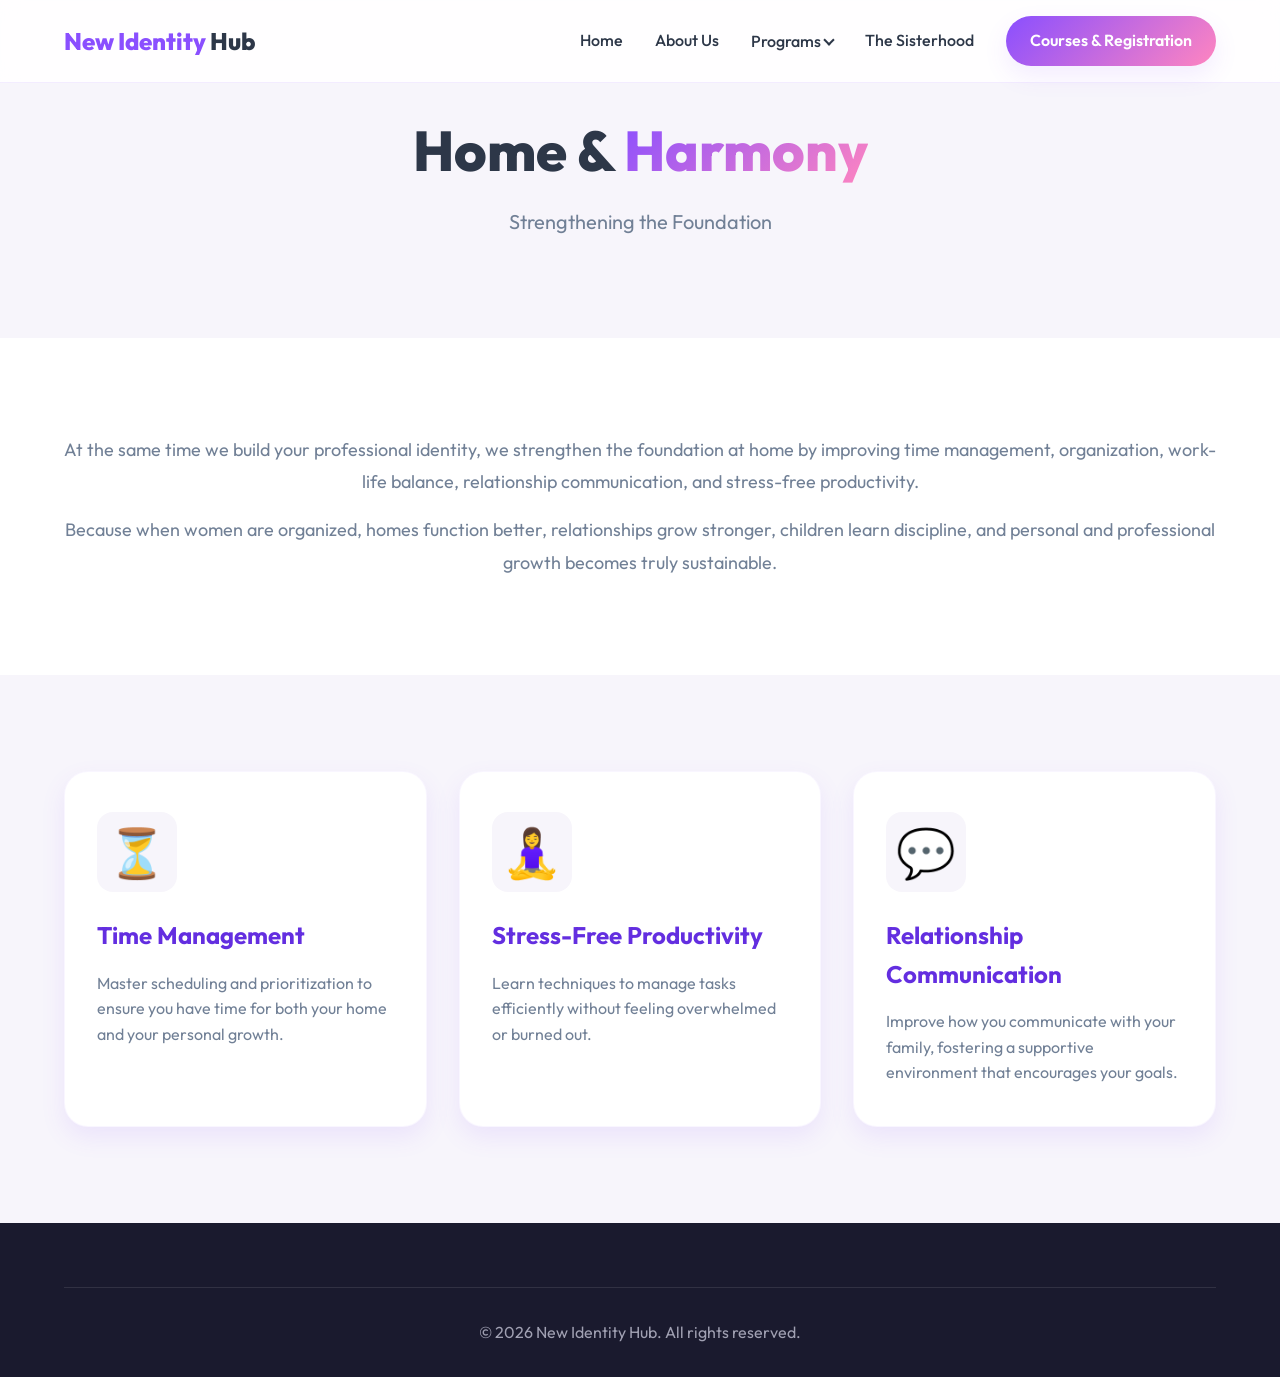
<file: pages/home-harmony.html>
<!DOCTYPE html>
<html lang="en">

<head>
    <meta charset="UTF-8">
    <meta name="viewport" content="width=device-width, initial-scale=1.0">
    <title>Home & Harmony - New Identity Hub</title>
    <meta name="description" content="Strengthen your foundation at home with the Home & Harmony page.">
    <!-- Google Fonts -->
    <link rel="preconnect" href="https://fonts.googleapis.com">
    <link rel="preconnect" href="https://fonts.gstatic.com" crossorigin>
    <link href="https://fonts.googleapis.com/css2?family=Outfit:wght@300;400;500;600;700;800&display=swap"
        rel="stylesheet">
    <!-- Custom CSS -->
    <link rel="stylesheet" href="../css/style.css">
</head>

<body>

    <!-- Sticky Navbar -->
    <header class="navbar" id="navbar">
        <div class="nav-container">
            <a href="../index.html" class="logo">
                <span class="logo-accent">New Identity</span> Hub
            </a>
            <div class="menu-toggle" id="mobile-menu">
                <span class="bar"></span>
                <span class="bar"></span>
                <span class="bar"></span>
            </div>
            <nav class="nav-menu">
                <a href="../index.html" class="nav-link">Home</a>
                <a href="about.html" class="nav-link">About Us</a>
                <div class="dropdown">
                    <button class="dropbtn">Programs <i class="chevron-down"></i></button>
                    <div class="dropdown-content">
                        <a href="self-discovery.html">Self-Discovery Suite</a>
                        <a href="entrepreneurship.html">Entrepreneurship Lab</a>
                        <a href="home-harmony.html" class="active" style="color: var(--primary);">Home & Harmony</a>
                    </div>
                </div>
                <a href="sisterhood.html" class="nav-link">The Sisterhood</a>
                <a href="courses.html" class="btn btn-primary nav-btn">Courses & Registration</a>
            </nav>
        </div>
    </header>

    <!-- Page Header -->
    <section class="page-header slide-up"
        style="padding: 120px 0 60px; background: var(--bg-light); text-align: center;">
        <div class="container">
            <h1 class="hero-title">Home & <span class="highlight">Harmony</span></h1>
            <p class="hero-subtitle">Strengthening the Foundation</p>
        </div>
    </section>

    <!-- Detail Section -->
    <section class="detail-section section fade-in">
        <div class="container text-center max-w-800 mx-auto">
            <p class="section-desc mb-4">
                At the same time we build your professional identity, we strengthen the foundation at home by improving
                time management, organization, work-life balance, relationship communication, and stress-free
                productivity.
            </p>
            <p class="section-desc">
                Because when women are organized, homes function better, relationships grow stronger, children learn
                discipline, and personal and professional growth becomes truly sustainable.
            </p>
        </div>
    </section>

    <!-- Features Section -->
    <section class="features section bg-light fade-in">
        <div class="container">
            <div class="grid-3">
                <div class="feature-card hover-up">
                    <div class="card-icon">⏳</div>
                    <h3>Time Management</h3>
                    <p>Master scheduling and prioritization to ensure you have time for both your home and your personal
                        growth.</p>
                </div>
                <div class="feature-card hover-up" style="animation-delay: 0.1s;">
                    <div class="card-icon">🧘‍♀️</div>
                    <h3>Stress-Free Productivity</h3>
                    <p>Learn techniques to manage tasks efficiently without feeling overwhelmed or burned out.</p>
                </div>
                <div class="feature-card hover-up" style="animation-delay: 0.2s;">
                    <div class="card-icon">💬</div>
                    <h3>Relationship Communication</h3>
                    <p>Improve how you communicate with your family, fostering a supportive environment that encourages
                        your goals.</p>
                </div>
            </div>
        </div>
    </section>

    <!-- Footer -->
    <footer class="footer">
        <div class="container">
            <!-- Footer Content -->
            <div class="footer-bottom">
                <p>&copy; 2026 New Identity Hub. All rights reserved.</p>
            </div>
        </div>
    </footer>

    <script src="../js/main.js"></script>
</body>

</html>
</file>
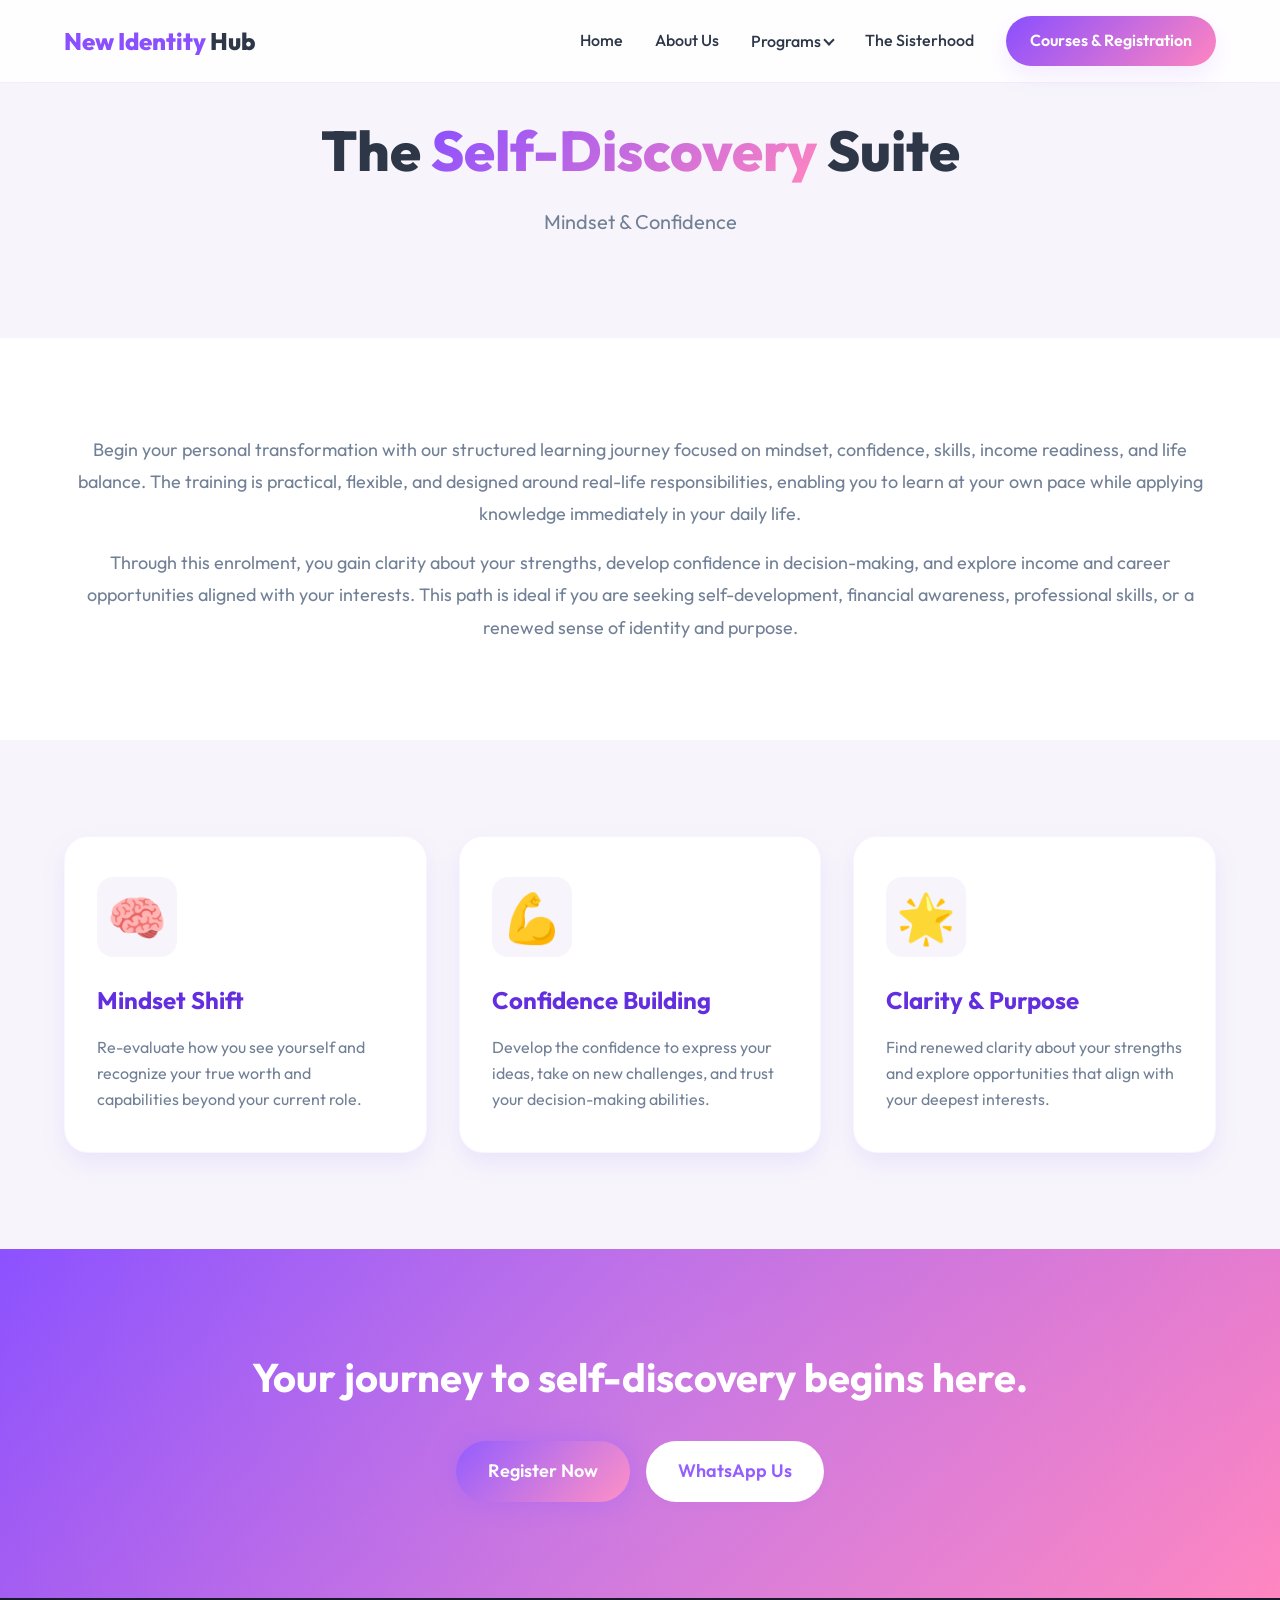
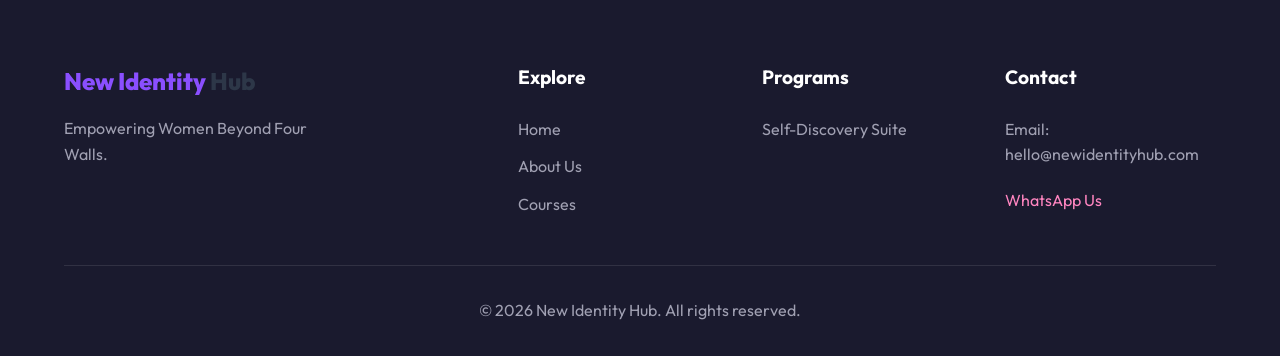
<file: pages/self-discovery.html>
<!DOCTYPE html>
<html lang="en">

<head>
    <meta charset="UTF-8">
    <meta name="viewport" content="width=device-width, initial-scale=1.0">
    <title>Self-Discovery Suite - New Identity Hub</title>
    <meta name="description" content="Mindset and confidence building at the New Identity Hub.">
    <!-- Google Fonts -->
    <link rel="preconnect" href="https://fonts.googleapis.com">
    <link rel="preconnect" href="https://fonts.gstatic.com" crossorigin>
    <link href="https://fonts.googleapis.com/css2?family=Outfit:wght@300;400;500;600;700;800&display=swap"
        rel="stylesheet">
    <!-- Custom CSS -->
    <link rel="stylesheet" href="../css/style.css">
</head>

<body>

    <!-- Sticky Navbar -->
    <header class="navbar" id="navbar">
        <div class="nav-container">
            <a href="../index.html" class="logo">
                <span class="logo-accent">New Identity</span> Hub
            </a>
            <div class="menu-toggle" id="mobile-menu">
                <span class="bar"></span>
                <span class="bar"></span>
                <span class="bar"></span>
            </div>
            <nav class="nav-menu">
                <a href="../index.html" class="nav-link">Home</a>
                <a href="about.html" class="nav-link">About Us</a>
                <div class="dropdown">
                    <button class="dropbtn">Programs <i class="chevron-down"></i></button>
                    <div class="dropdown-content">
                        <a href="self-discovery.html" class="active" style="color: var(--primary);">Self-Discovery
                            Suite</a>
                        <a href="entrepreneurship.html">Entrepreneurship Lab</a>
                        <a href="home-harmony.html">Home & Harmony</a>
                    </div>
                </div>
                <a href="sisterhood.html" class="nav-link">The Sisterhood</a>
                <a href="courses.html" class="btn btn-primary nav-btn">Courses & Registration</a>
            </nav>
        </div>
    </header>

    <!-- Page Header -->
    <section class="page-header slide-up"
        style="padding: 120px 0 60px; background: var(--bg-light); text-align: center;">
        <div class="container">
            <h1 class="hero-title">The <span class="highlight">Self-Discovery</span> Suite</h1>
            <p class="hero-subtitle">Mindset & Confidence</p>
        </div>
    </section>

    <!-- Detail Section -->
    <section class="detail-section section fade-in">
        <div class="container text-center max-w-800 mx-auto">
            <p class="section-desc mb-4">
                Begin your personal transformation with our structured learning journey focused on mindset, confidence,
                skills, income readiness, and life balance. The training is practical, flexible, and designed around
                real-life responsibilities, enabling you to learn at your own pace while applying knowledge immediately
                in your daily life.
            </p>
            <p class="section-desc">
                Through this enrolment, you gain clarity about your strengths, develop confidence in decision-making,
                and explore income and career opportunities aligned with your interests. This path is ideal if you are
                seeking self-development, financial awareness, professional skills, or a renewed sense of identity and
                purpose.
            </p>
        </div>
    </section>

    <!-- Features Section -->
    <section class="features section bg-light fade-in">
        <div class="container">
            <div class="grid-3">
                <div class="feature-card hover-up">
                    <div class="card-icon">🧠</div>
                    <h3>Mindset Shift</h3>
                    <p>Re-evaluate how you see yourself and recognize your true worth and capabilities beyond your
                        current role.</p>
                </div>
                <div class="feature-card hover-up" style="animation-delay: 0.1s;">
                    <div class="card-icon">💪</div>
                    <h3>Confidence Building</h3>
                    <p>Develop the confidence to express your ideas, take on new challenges, and trust your
                        decision-making abilities.</p>
                </div>
                <div class="feature-card hover-up" style="animation-delay: 0.2s;">
                    <div class="card-icon">🌟</div>
                    <h3>Clarity & Purpose</h3>
                    <p>Find renewed clarity about your strengths and explore opportunities that align with your deepest
                        interests.</p>
                </div>
            </div>
        </div>
    </section>

    <!-- CTA Section -->
    <section class="cta-section section text-center slide-up">
        <div class="container">
            <h2 class="cta-title">Your journey to self-discovery begins here.</h2>
            <div class="mt-8 flex-center gap-4">
                <a href="courses.html" class="btn btn-primary btn-lg shadow-glow">Register Now</a>
                <a href="https://wa.me/something" class="btn btn-white btn-lg text-primary">WhatsApp Us</a>
            </div>
        </div>
    </section>

    <!-- Footer -->
    <footer class="footer">
        <div class="container">
            <div class="footer-grid">
                <div class="footer-col brand-col">
                    <a href="../index.html" class="logo text-white">
                        <span class="logo-accent text-white">New Identity</span> Hub
                    </a>
                    <p class="footer-tagline">Empowering Women Beyond Four Walls.</p>
                </div>
                <div class="footer-col">
                    <h4 class="footer-heading">Explore</h4>
                    <ul class="footer-links">
                        <li><a href="../index.html">Home</a></li>
                        <li><a href="about.html">About Us</a></li>
                        <li><a href="courses.html">Courses</a></li>
                    </ul>
                </div>
                <div class="footer-col">
                    <h4 class="footer-heading">Programs</h4>
                    <ul class="footer-links">
                        <li><a href="self-discovery.html">Self-Discovery Suite</a></li>
                    </ul>
                </div>
                <div class="footer-col">
                    <h4 class="footer-heading">Contact</h4>
                    <ul class="footer-links">
                        <li>Email: hello@newidentityhub.com</li>
                        <li><a href="#" class="text-accent hover-white mt-2 inline-block">WhatsApp Us</a></li>
                    </ul>
                </div>
            </div>
            <div class="footer-bottom">
                <p>&copy; 2026 New Identity Hub. All rights reserved.</p>
            </div>
        </div>
    </footer>

    <script src="../js/main.js"></script>
</body>

</html>
</file>
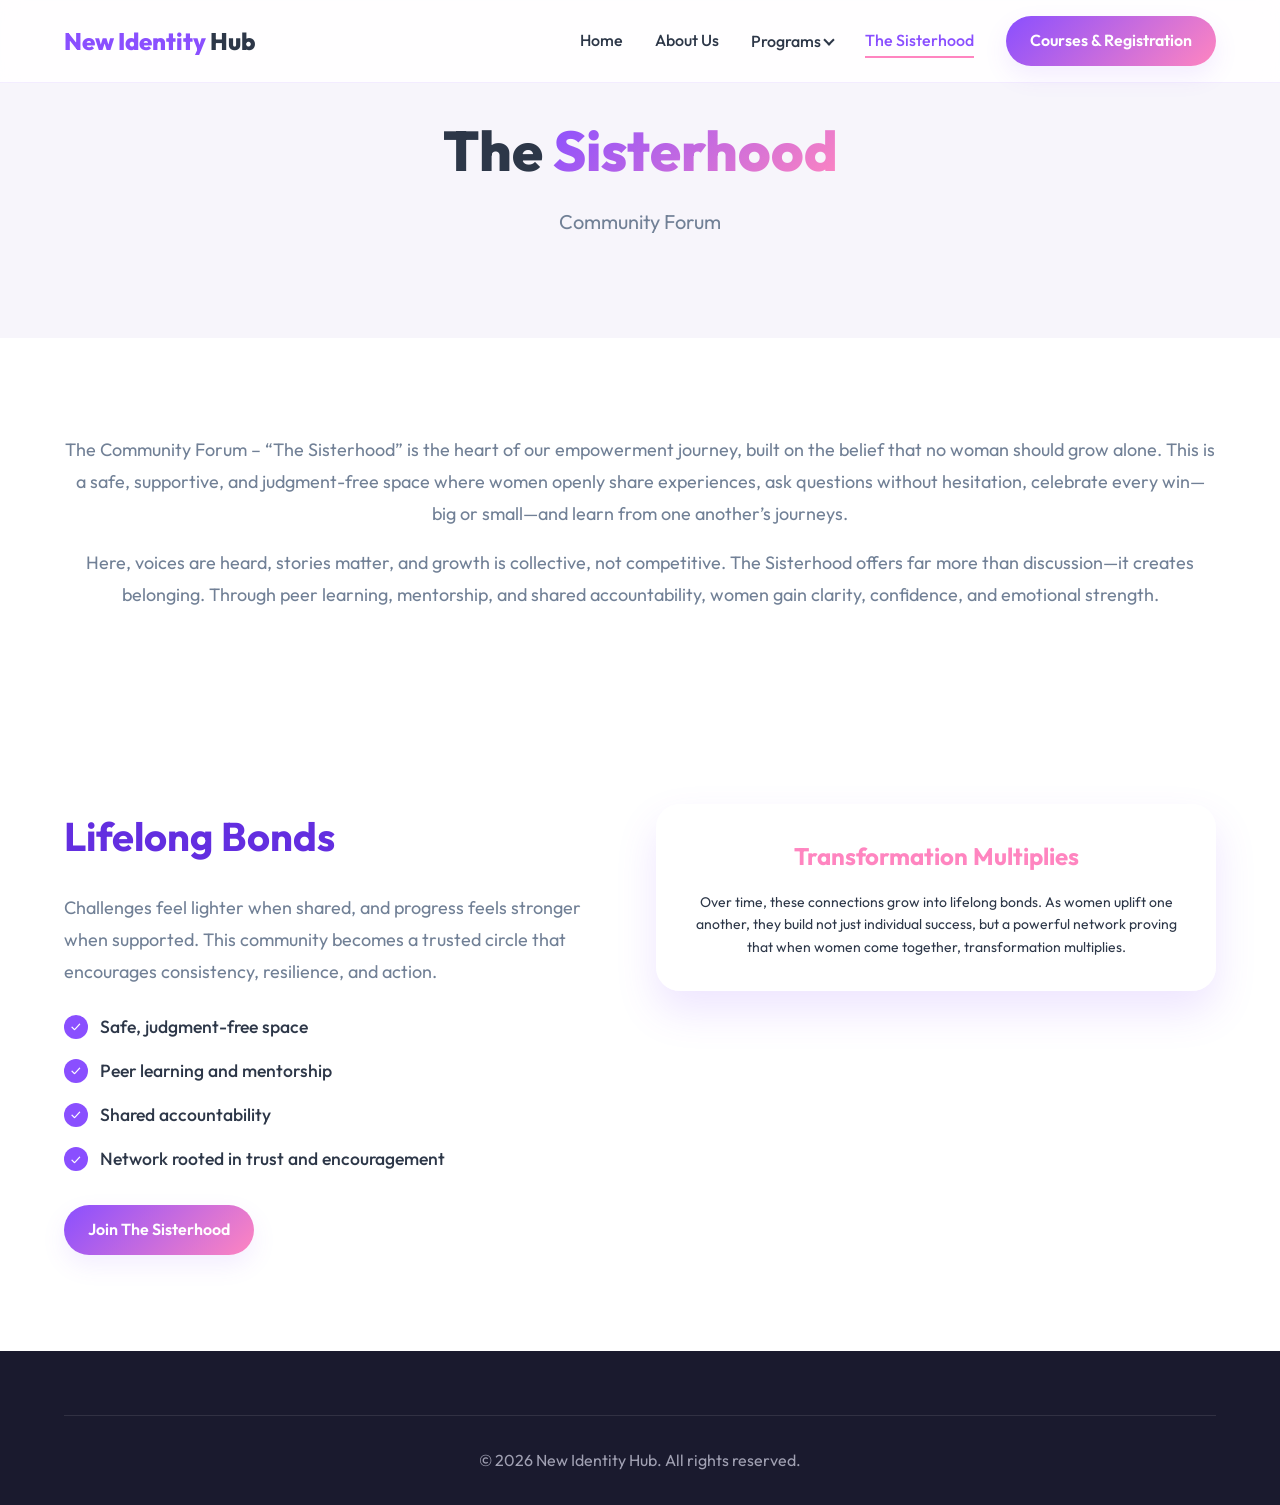
<file: pages/sisterhood.html>
<!DOCTYPE html>
<html lang="en">

<head>
    <meta charset="UTF-8">
    <meta name="viewport" content="width=device-width, initial-scale=1.0">
    <title>The Sisterhood - New Identity Hub</title>
    <meta name="description" content="Community Forum: The Sisterhood at the New Identity Hub.">
    <!-- Google Fonts -->
    <link rel="preconnect" href="https://fonts.googleapis.com">
    <link rel="preconnect" href="https://fonts.gstatic.com" crossorigin>
    <link href="https://fonts.googleapis.com/css2?family=Outfit:wght@300;400;500;600;700;800&display=swap"
        rel="stylesheet">
    <!-- Custom CSS -->
    <link rel="stylesheet" href="../css/style.css">
</head>

<body>

    <!-- Sticky Navbar -->
    <header class="navbar" id="navbar">
        <div class="nav-container">
            <a href="../index.html" class="logo">
                <span class="logo-accent">New Identity</span> Hub
            </a>
            <div class="menu-toggle" id="mobile-menu">
                <span class="bar"></span>
                <span class="bar"></span>
                <span class="bar"></span>
            </div>
            <nav class="nav-menu">
                <a href="../index.html" class="nav-link">Home</a>
                <a href="about.html" class="nav-link">About Us</a>
                <div class="dropdown">
                    <button class="dropbtn">Programs <i class="chevron-down"></i></button>
                    <div class="dropdown-content">
                        <a href="self-discovery.html">Self-Discovery Suite</a>
                        <a href="entrepreneurship.html">Entrepreneurship Lab</a>
                        <a href="home-harmony.html">Home & Harmony</a>
                    </div>
                </div>
                <a href="sisterhood.html" class="nav-link active">The Sisterhood</a>
                <a href="courses.html" class="btn btn-primary nav-btn">Courses & Registration</a>
            </nav>
        </div>
    </header>

    <!-- Page Header -->
    <section class="page-header slide-up"
        style="padding: 120px 0 60px; background: var(--bg-light); text-align: center;">
        <div class="container">
            <h1 class="hero-title">The <span class="highlight">Sisterhood</span></h1>
            <p class="hero-subtitle">Community Forum</p>
        </div>
    </section>

    <!-- Detail Section -->
    <section class="detail-section section fade-in">
        <div class="container text-center max-w-800 mx-auto">
            <p class="section-desc mb-4">
                The Community Forum – “The Sisterhood” is the heart of our empowerment journey, built on the belief that
                no woman should grow alone. This is a safe, supportive, and judgment-free space where women openly share
                experiences, ask questions without hesitation, celebrate every win—big or small—and learn from one
                another’s journeys.
            </p>
            <p class="section-desc">
                Here, voices are heard, stories matter, and growth is collective, not competitive. The Sisterhood offers
                far more than discussion—it creates belonging. Through peer learning, mentorship, and shared
                accountability, women gain clarity, confidence, and emotional strength.
            </p>
        </div>
    </section>

    <!-- Benefits Section -->
    <section class="impact section fade-in">
        <div class="container flex-row">
            <div class="impact-content flex-1">
                <h2 class="section-title">Lifelong Bonds</h2>
                <p class="section-desc">
                    Challenges feel lighter when shared, and progress feels stronger when supported. This community
                    becomes a trusted circle that encourages consistency, resilience, and action.
                </p>
                <ul class="benefit-list">
                    <li><i class="check-icon">✓</i> Safe, judgment-free space</li>
                    <li><i class="check-icon">✓</i> Peer learning and mentorship</li>
                    <li><i class="check-icon">✓</i> Shared accountability</li>
                    <li><i class="check-icon">✓</i> Network rooted in trust and encouragement</li>
                </ul>
                <div class="mt-8">
                    <a href="courses.html" class="btn btn-primary">Join The Sisterhood</a>
                </div>
            </div>
            <div class="impact-image flex-1">
                <div class="glass-card p-8 text-center">
                    <h3 class="glass-title text-accent mb-4">Transformation Multiplies</h3>
                    <p class="text-sm">Over time, these connections grow into lifelong bonds. As women uplift one
                        another, they build not just individual success, but a powerful network proving that when women
                        come together, transformation multiplies.</p>
                </div>
            </div>
        </div>
    </section>

    <!-- Footer -->
    <footer class="footer">
        <div class="container">
            <!-- Footer Content -->
            <div class="footer-bottom">
                <p>&copy; 2026 New Identity Hub. All rights reserved.</p>
            </div>
        </div>
    </footer>

    <script src="../js/main.js"></script>
</body>

</html>
</file>
<file: css/style.css>
/* CSS Variables for Theme */
:root {
  /* Colors */
  --primary: #8a4fff; /* Vibrant purple */
  --primary-light: #ab82ff;
  --primary-dark: #632ee0;
  --accent: #ff85c0; /* Soft pink */
  --accent-light: #ffd6e7;
  --bg-color: #ffffff;
  --bg-light: #f7f5fb;
  --text-main: #2d3748;
  --text-muted: #718096;
  --white: #ffffff;
  --gradient-1: linear-gradient(135deg, var(--bg-light) 0%, #e6dhff 100%);
  --gradient-primary: linear-gradient(135deg, var(--primary) 0%, var(--accent) 100%);
  
  /* Typography */
  --font-family: 'Outfit', sans-serif;
  
  /* Shadows & Radius */
  --shadow-sm: 0 4px 6px rgba(138, 79, 255, 0.05);
  --shadow-md: 0 10px 25px rgba(138, 79, 255, 0.1);
  --shadow-lg: 0 20px 40px rgba(138, 79, 255, 0.15);
  --shadow-glow: 0 0 25px rgba(138, 79, 255, 0.4);
  --radius-sm: 8px;
  --radius-md: 16px;
  --radius-lg: 24px;
  --radius-full: 9999px;
  
  /* Transitions */
  --transition-fast: 0.2s ease;
  --transition-normal: 0.3s cubic-bezier(0.4, 0, 0.2, 1);
  --transition-slow: 0.6s cubic-bezier(0.4, 0, 0.2, 1);
}

/* Reset & Base Styles */
* {
  margin: 0;
  padding: 0;
  box-sizing: border-box;
}

html {
  scroll-behavior: smooth;
}

body {
  font-family: var(--font-family);
  color: var(--text-main);
  background-color: var(--bg-color);
  line-height: 1.6;
  overflow-x: hidden;
}

a {
  text-decoration: none;
  color: inherit;
  transition: var(--transition-normal);
}

ul {
  list-style: none;
}

img {
  max-width: 100%;
  height: auto;
  display: block;
}

/* Typography Utility */
.text-center { text-align: center; }
.text-primary { color: var(--primary); }
.text-accent { color: var(--accent); }
.text-white { color: var(--white); }
.text-muted { color: var(--text-muted); }
.text-sm { font-size: 0.875rem; }

.mt-2 { margin-top: 0.5rem; }
.mt-4 { margin-top: 1rem; }
.mt-8 { margin-top: 2rem; }
.mb-2 { margin-bottom: 0.5rem; }
.mb-4 { margin-bottom: 1rem; }
.p-8 { padding: 2rem; }
.mx-auto { margin-left: auto; margin-right: auto; }
.max-w-800 { max-width: 800px; }
.inline-block { display: inline-block; }

.flex-center { display: flex; align-items: center; justify-content: center; }
.flex-row { display: flex; flex-direction: row; gap: 2rem; }
.flex-1 { flex: 1; }
.gap-4 { gap: 1rem; }

/* Layout Containers */
.container {
  width: 90%;
  max-width: 1200px;
  margin: 0 auto;
}

.section {
  padding: 6rem 0;
}

.section-title {
  font-size: 2.5rem;
  font-weight: 700;
  margin-bottom: 1.5rem;
  color: var(--primary-dark);
}

.section-desc {
  font-size: 1.125rem;
  color: var(--text-muted);
  line-height: 1.8;
}

.bg-light {
  background-color: var(--bg-light);
}

/* Grids */
.grid-3 {
  display: grid;
  grid-template-columns: repeat(auto-fit, minmax(300px, 1fr));
  gap: 2rem;
}

/* Buttons */
.btn {
  display: inline-flex;
  align-items: center;
  justify-content: center;
  padding: 0.75rem 1.5rem;
  font-weight: 600;
  border-radius: var(--radius-full);
  cursor: pointer;
  border: none;
  transition: all var(--transition-normal);
  font-family: var(--font-family);
  font-size: 1rem;
  gap: 0.5rem;
}

.btn-primary {
  background: var(--gradient-primary);
  color: var(--white);
  box-shadow: var(--shadow-md);
}

.btn-primary:hover {
  transform: translateY(-3px);
  box-shadow: var(--shadow-glow);
}

.btn-secondary {
  background-color: rgba(138, 79, 255, 0.1);
  color: var(--primary);
}

.btn-secondary:hover {
  background-color: var(--primary);
  color: var(--white);
}

.btn-outline {
  background-color: transparent;
  border: 2px solid var(--primary);
  color: var(--primary);
}

.btn-outline:hover {
  background-color: var(--primary);
  color: var(--white);
}

.btn-white {
  background-color: var(--white);
  color: var(--primary);
  box-shadow: var(--shadow-sm);
}

.btn-white:hover {
  transform: translateY(-3px);
  box-shadow: var(--shadow-md);
}

.btn-lg {
  padding: 1rem 2rem;
  font-size: 1.125rem;
}

.shadow-glow {
  box-shadow: var(--shadow-glow);
}

/* Navbar */
.navbar {
  position: fixed;
  top: 0;
  left: 0;
  width: 100%;
  background-color: rgba(255, 255, 255, 0.9);
  backdrop-filter: blur(10px);
  -webkit-backdrop-filter: blur(10px);
  z-index: 1000;
  border-bottom: 1px solid rgba(138, 79, 255, 0.1);
  transition: var(--transition-normal);
  padding: 1rem 0;
}

.navbar.scrolled {
  padding: 0.75rem 0;
  box-shadow: var(--shadow-sm);
}

.nav-container {
  width: 90%;
  max-width: 1200px;
  margin: 0 auto;
  display: flex;
  justify-content: space-between;
  align-items: center;
}

.logo {
  font-size: 1.5rem;
  font-weight: 800;
  color: var(--text-main);
}

.logo-accent {
  color: var(--primary);
}

.nav-menu {
  display: flex;
  align-items: center;
  gap: 2rem;
}

.nav-link {
  font-weight: 500;
  color: var(--text-main);
  position: relative;
}

.nav-link::after {
  content: '';
  position: absolute;
  bottom: -4px;
  left: 0;
  width: 0;
  height: 2px;
  background-color: var(--accent);
  transition: var(--transition-normal);
}

.nav-link:hover::after,
.nav-link.active::after {
  width: 100%;
}

.nav-link:hover,
.nav-link.active {
  color: var(--primary);
}

/* Dropdown */
.dropdown {
  position: relative;
  display: inline-block;
}

.dropbtn {
  background-color: transparent;
  color: var(--text-main);
  font-size: 1rem;
  border: none;
  cursor: pointer;
  font-family: inherit;
  font-weight: 500;
  display: flex;
  align-items: center;
  gap: 0.25rem;
}

.chevron-down {
  border: solid var(--text-main);
  border-width: 0 2px 2px 0;
  display: inline-block;
  padding: 3px;
  transform: rotate(45deg);
  margin-bottom: 2px;
  transition: var(--transition-fast);
}

.dropdown:hover .dropbtn, .dropdown:hover .chevron-down {
  color: var(--primary);
  border-color: var(--primary);
}

.dropdown-content {
  display: none;
  position: absolute;
  background-color: var(--white);
  min-width: 200px;
  box-shadow: var(--shadow-lg);
  border-radius: var(--radius-md);
  z-index: 1;
  top: 100%;
  left: 50%;
  transform: translateX(-50%) translateY(10px);
  opacity: 0;
  transition: all var(--transition-normal);
  padding: 0.5rem 0;
}

.dropdown:hover .dropdown-content {
  display: block;
  opacity: 1;
  transform: translateX(-50%) translateY(0);
}

.dropdown-content a {
  color: var(--text-main);
  padding: 0.75rem 1.5rem;
  display: block;
  font-size: 0.9rem;
  font-weight: 500;
}

.dropdown-content a:hover {
  background-color: var(--bg-light);
  color: var(--primary);
}

.mobile-menu {
  display: none;
}

.menu-toggle {
  display: none;
  cursor: pointer;
  flex-direction: column;
  gap: 5px;
}

.bar {
  width: 25px;
  height: 3px;
  background-color: var(--text-main);
  border-radius: 3px;
  transition: 0.3s;
}

/* Hero Section */
.hero {
  min-height: 100vh;
  padding-top: 100px;
  display: flex;
  align-items: center;
  background: radial-gradient(circle at top right, rgba(255, 133, 192, 0.1), transparent 40%),
              radial-gradient(circle at bottom left, rgba(138, 79, 255, 0.1), transparent 40%);
  position: relative;
  overflow: hidden;
}

.hero .container {
  display: flex;
  align-items: center;
  gap: 4rem;
}

.hero-content {
  flex: 1;
  max-width: 600px;
  z-index: 2;
  margin-left: 5%;
}

.badge {
  display: inline-block;
  padding: 0.5rem 1rem;
  background-color: var(--accent-light);
  color: var(--primary-dark);
  border-radius: var(--radius-full);
  font-weight: 600;
  font-size: 0.875rem;
  margin-bottom: 1.5rem;
}

.hero-title {
  font-size: 3.5rem;
  font-weight: 800;
  line-height: 1.1;
  margin-bottom: 1.5rem;
  color: var(--text-main);
}

.highlight {
  background: var(--gradient-primary);
  -webkit-background-clip: text;
  -webkit-text-fill-color: transparent;
  background-clip: text;
}

.hero-subtitle {
  font-size: 1.25rem;
  color: var(--text-muted);
  margin-bottom: 2.5rem;
}

.hero-actions {
  display: flex;
  gap: 1rem;
  flex-wrap: wrap;
}

.hero-image-wrapper {
  flex: 1;
  display: flex;
  justify-content: center;
  align-items: center;
  position: relative;
}

.hero-gfx {
  width: 100%;
  max-width: 500px;
  aspect-ratio: 1;
  background: var(--gradient-primary);
  border-radius: 30% 70% 70% 30% / 30% 30% 70% 70%;
  animation: morph 8s ease-in-out infinite alternate;
  box-shadow: var(--shadow-glow);
  position: relative;
  overflow: hidden;
}

.hero-gfx::before {
  content: '';
  position: absolute;
  top: 0; left: 0; right: 0; bottom: 0;
  background-image: url('data:image/svg+xml;utf8,<svg xmlns="http://www.w3.org/2000/svg" width="100" height="100" opacity="0.1"><circle cx="50" cy="50" r="40" fill="white"/></svg>');
  background-size: 50px;
}

@keyframes morph {
  0% { border-radius: 30% 70% 70% 30% / 30% 30% 70% 70%; }
  100% { border-radius: 80% 20% 40% 60% / 50% 70% 30% 50%; }
}

/* Feature Cards */
.feature-card {
  background: var(--white);
  padding: 2.5rem 2rem;
  border-radius: var(--radius-lg);
  box-shadow: var(--shadow-md);
  transition: var(--transition-normal);
  border: 1px solid rgba(138, 79, 255, 0.05);
}

.feature-card:hover {
  transform: translateY(-10px);
  box-shadow: var(--shadow-lg);
  border-color: rgba(138, 79, 255, 0.2);
}

.card-icon {
  font-size: 3rem;
  margin-bottom: 1.5rem;
  display: inline-flex;
  align-items: center;
  justify-content: center;
  width: 80px;
  height: 80px;
  background-color: var(--bg-light);
  border-radius: var(--radius-md);
}

.feature-card h3 {
  font-size: 1.5rem;
  margin-bottom: 1rem;
  color: var(--primary-dark);
}

.feature-card p {
  color: var(--text-muted);
}

/* Glass Card */
.glass-card {
  background: rgba(255, 255, 255, 0.7);
  backdrop-filter: blur(10px);
  border: 1px solid rgba(255, 255, 255, 0.5);
  border-radius: var(--radius-lg);
  box-shadow: var(--shadow-lg);
}

.glass-title {
  font-size: 1.5rem;
  font-weight: 700;
}

/* List style */
.benefit-list {
  margin-top: 1.5rem;
  display: flex;
  flex-direction: column;
  gap: 1rem;
}

.benefit-list li {
  display: flex;
  align-items: center;
  gap: 0.75rem;
  font-weight: 500;
  font-size: 1.1rem;
}

.check-icon {
  color: var(--white);
  background: var(--primary);
  width: 24px;
  height: 24px;
  display: flex;
  align-items: center;
  justify-content: center;
  border-radius: 50%;
  font-size: 12px;
  font-style: normal;
}

/* CTA Section */
.cta-section {
  background: var(--gradient-primary);
  color: var(--white);
  position: relative;
  overflow: hidden;
}

.cta-section::before {
  content: '';
  position: absolute;
  top: -50%;
  left: -50%;
  width: 200%;
  height: 200%;
  background: radial-gradient(circle, rgba(255,255,255,0.1) 0%, transparent 60%);
}

.cta-title {
  font-size: 2.5rem;
  font-weight: 700;
  margin-bottom: 1rem;
  color: var(--white);
  max-width: 800px;
  margin-left: auto;
  margin-right: auto;
}

.cta-subtitle {
  font-size: 1.25rem;
  opacity: 0.9;
}

/* Footer Element */
.footer {
  background-color: #1a1a2e;
  color: #a0a0b2;
  padding: 4rem 0 2rem;
}

.footer-grid {
  display: grid;
  grid-template-columns: 2fr 1fr 1fr 1fr;
  gap: 2rem;
  margin-bottom: 3rem;
}

.footer-heading {
  color: var(--white);
  font-size: 1.2rem;
  margin-bottom: 1.5rem;
}

.footer-links {
  display: flex;
  flex-direction: column;
  gap: 0.75rem;
}

.footer-links a {
  transition: var(--transition-fast);
}

.footer-links a:hover {
  color: var(--accent);
  padding-left: 5px;
}

.social-links {
  display: flex;
  gap: 1rem;
  margin-top: 1.5rem;
}

.social-icon {
  width: 40px;
  height: 40px;
  border-radius: 50%;
  background-color: rgba(255,255,255,0.1);
  display: flex;
  align-items: center;
  justify-content: center;
  color: var(--white);
}

.social-icon:hover {
  background-color: var(--primary);
  color: var(--white);
}

.footer-tagline {
  margin-top: 1rem;
  max-width: 250px;
}

.footer-bottom {
  text-align: center;
  padding-top: 2rem;
  border-top: 1px solid rgba(255,255,255,0.1);
}

/* Animations */
.slide-up {
  opacity: 0;
  transform: translateY(30px);
  transition: opacity 0.8s ease, transform 0.8s ease;
}

.slide-up.visible {
  opacity: 1;
  transform: translateY(0);
}

.fade-in {
  opacity: 0;
  transition: opacity 1s ease;
}

.fade-in.visible {
  opacity: 1;
}

/* Responsive */
@media (max-width: 992px) {
  .hero-content {
      margin-left: 0;
  }
  .hero-title {
      font-size: 3rem;
  }
  .flex-row {
      flex-direction: column;
  }
  .impact-image {
      order: -1;
      margin-bottom: 2rem;
  }
}

@media (max-width: 768px) {
  .menu-toggle {
      display: flex;
      z-index: 1001;
  }
  
  .nav-menu {
      position: fixed;
      top: 0;
      right: -100%;
      width: 80%;
      height: 100vh;
      background-color: var(--white);
      flex-direction: column;
      justify-content: center;
      padding: 2rem;
      box-shadow: -5px 0 15px rgba(0,0,0,0.1);
      transition: 0.4s ease-in-out;
  }
  
  .nav-menu.active {
      right: 0;
  }
  
  .menu-toggle.active .bar:nth-child(1) {
      transform: translateY(8px) rotate(45deg);
  }
  .menu-toggle.active .bar:nth-child(2) {
      opacity: 0;
  }
  .menu-toggle.active .bar:nth-child(3) {
      transform: translateY(-8px) rotate(-45deg);
  }
  
  .hero {
      padding-top: 120px;
      padding-bottom: 4rem;
  }
  
  .hero .container {
      flex-direction: column;
      text-align: center;
  }
  
  .hero-actions {
      justify-content: center;
  }
  
  .dropdown-content {
      position: static;
      box-shadow: none;
      transform: none;
      display: none;
      background-color: var(--bg-light);
      margin-top: 1rem;
      width: 100%;
      text-align: center;
  }
  
  .dropdown.active .dropdown-content {
      display: block;
      opacity: 1;
  }

  .footer-grid {
      grid-template-columns: 1fr;
  }
}
</file>
